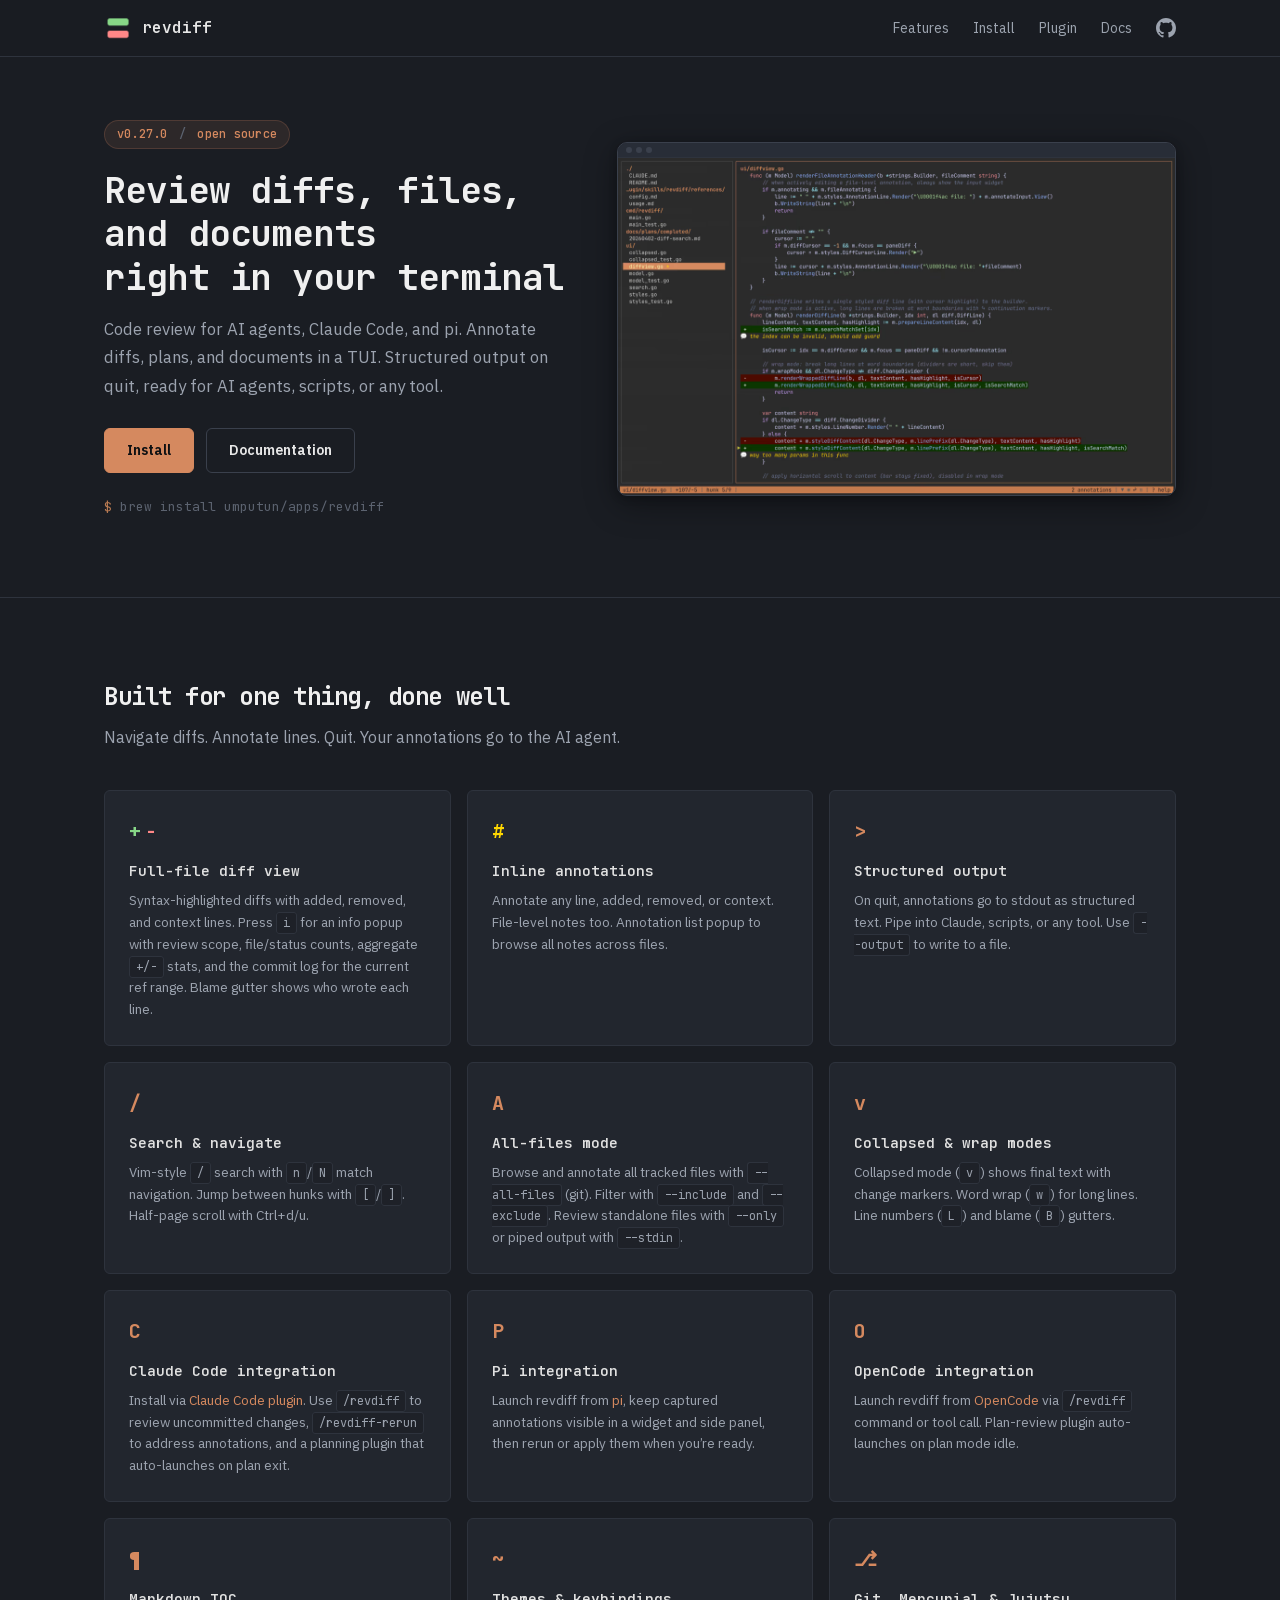
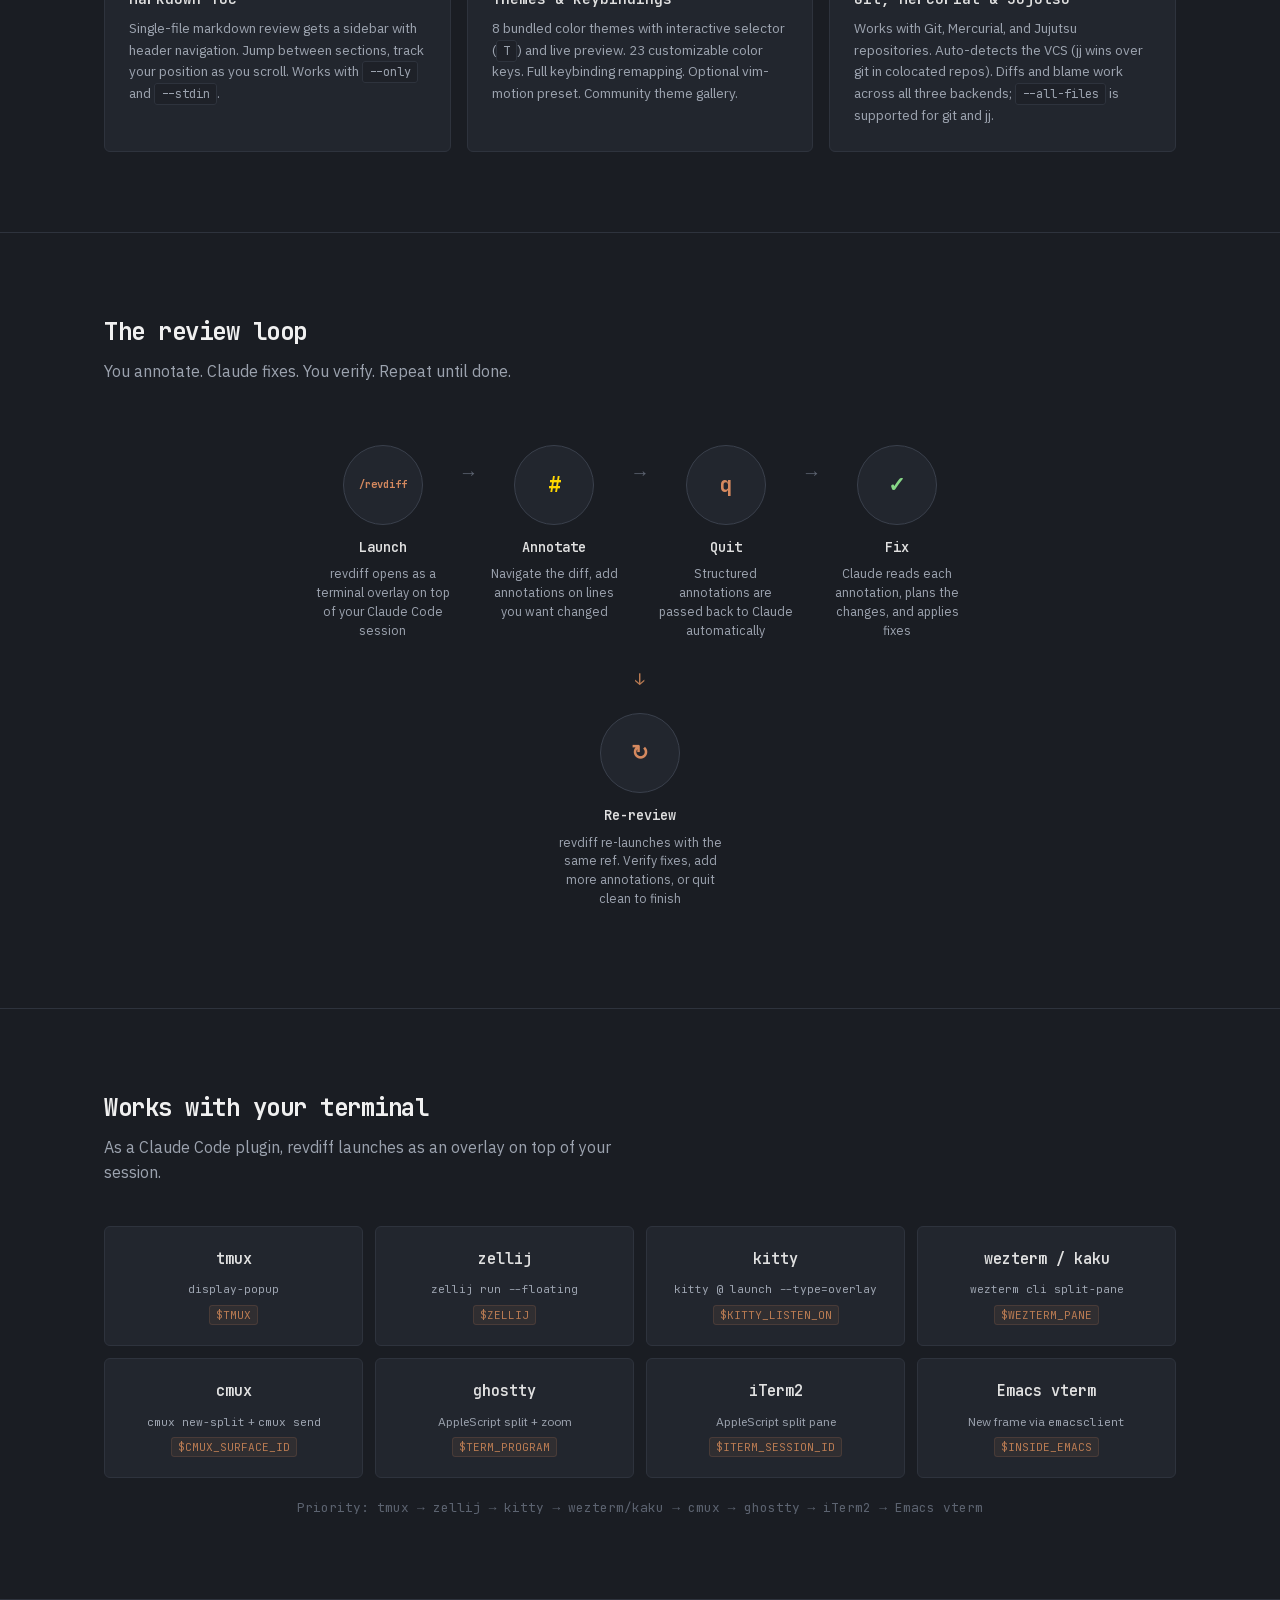
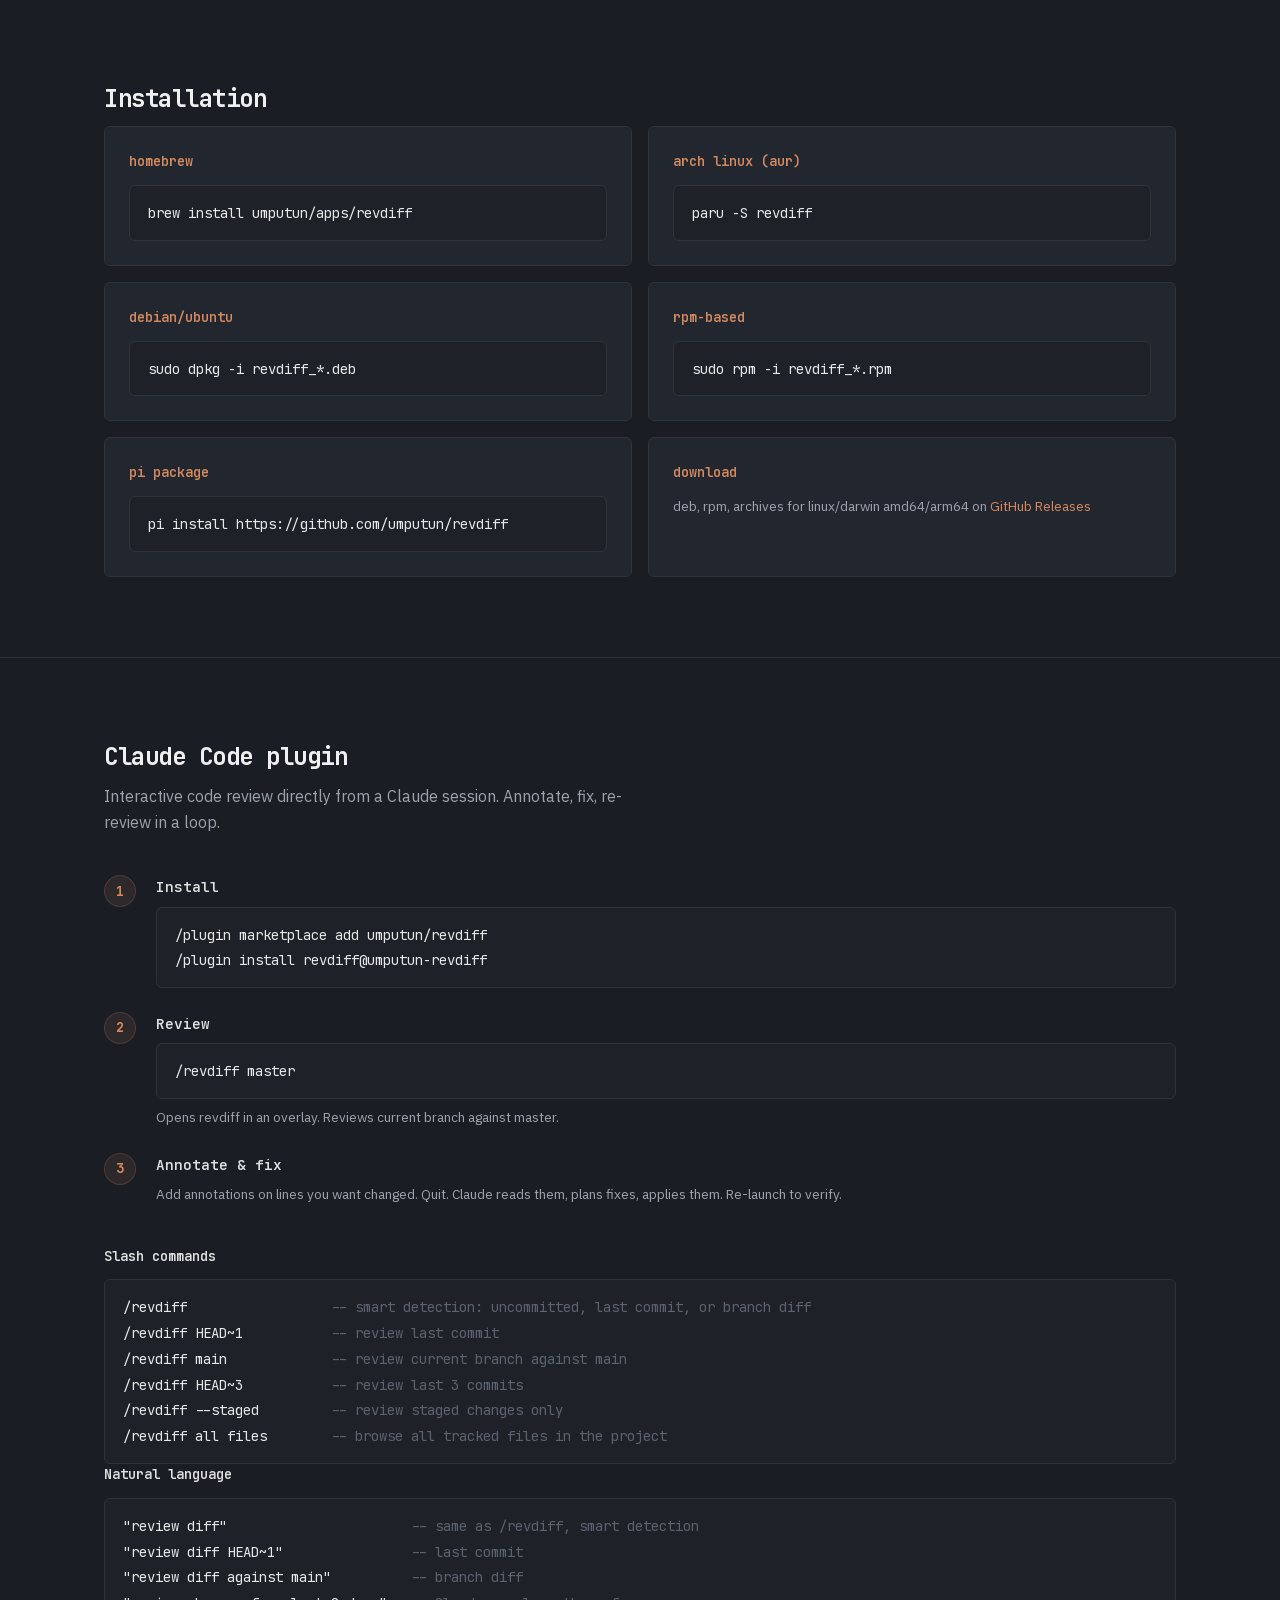
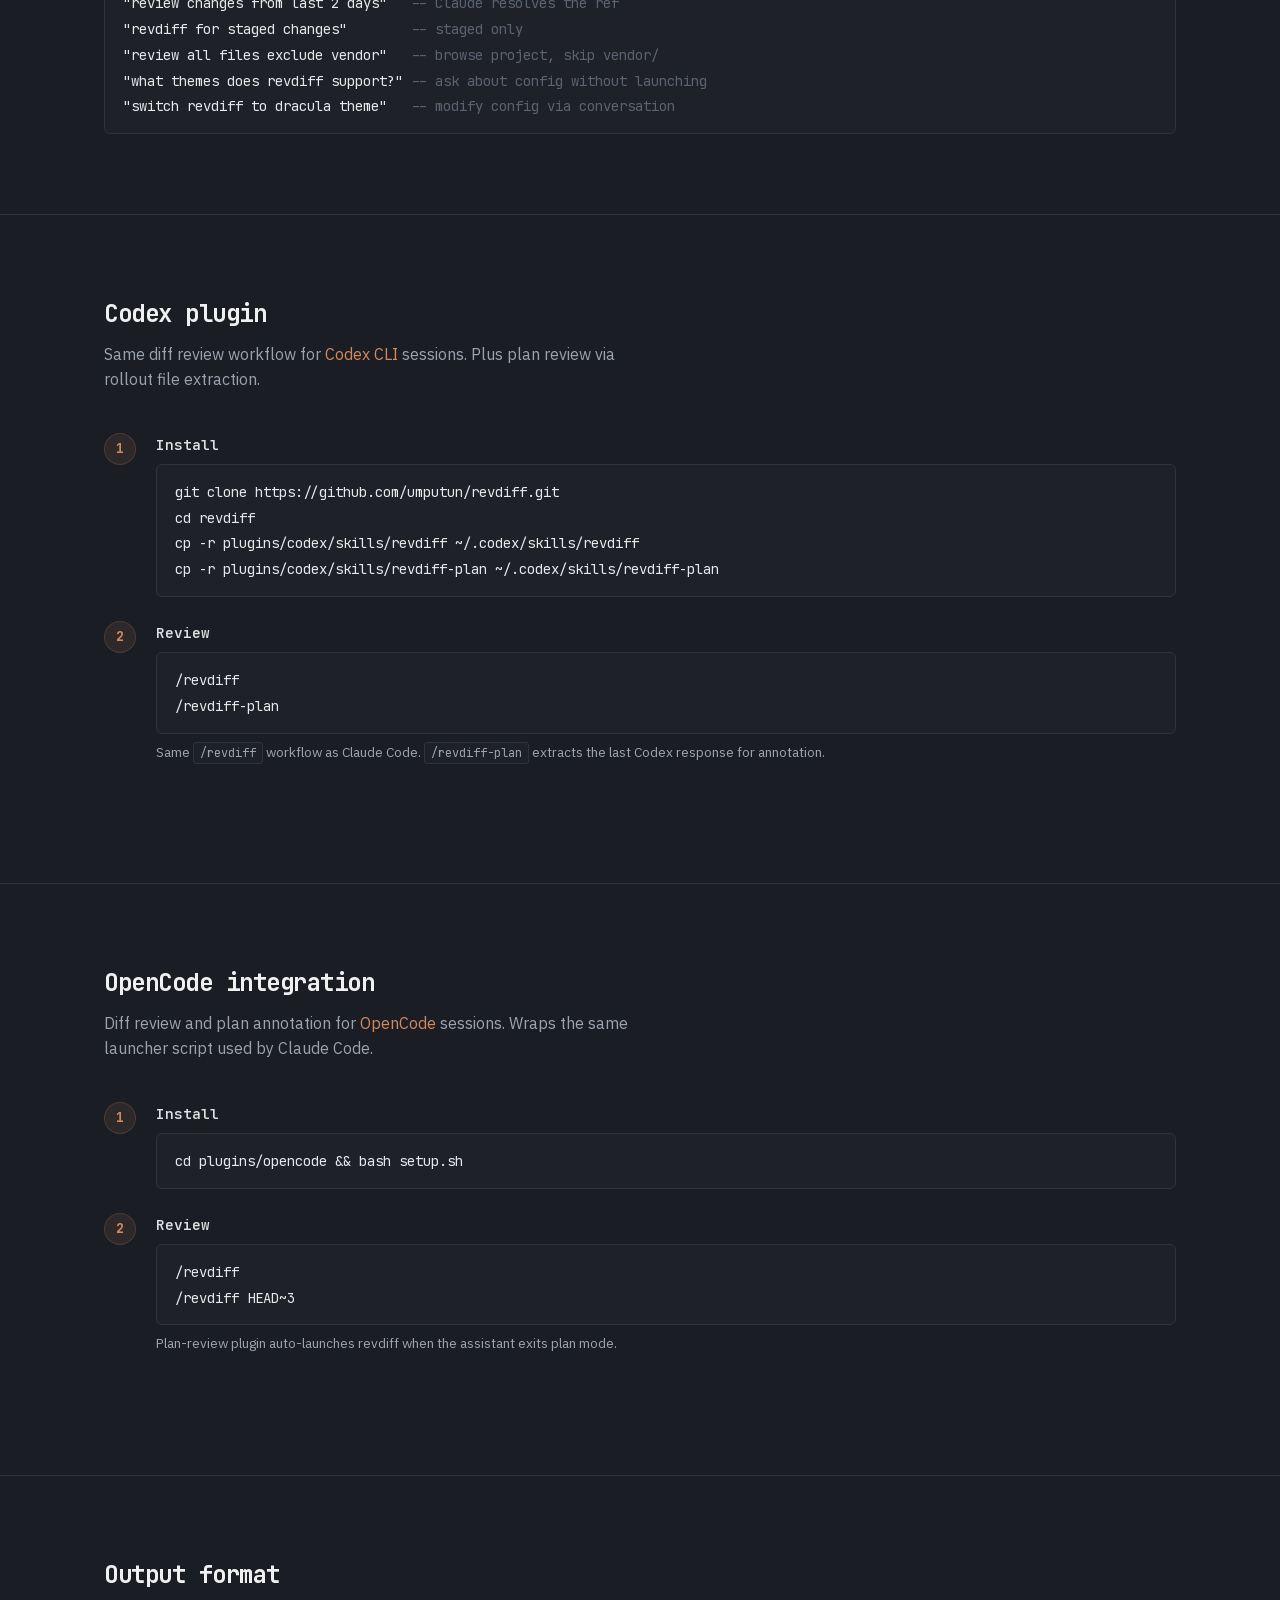
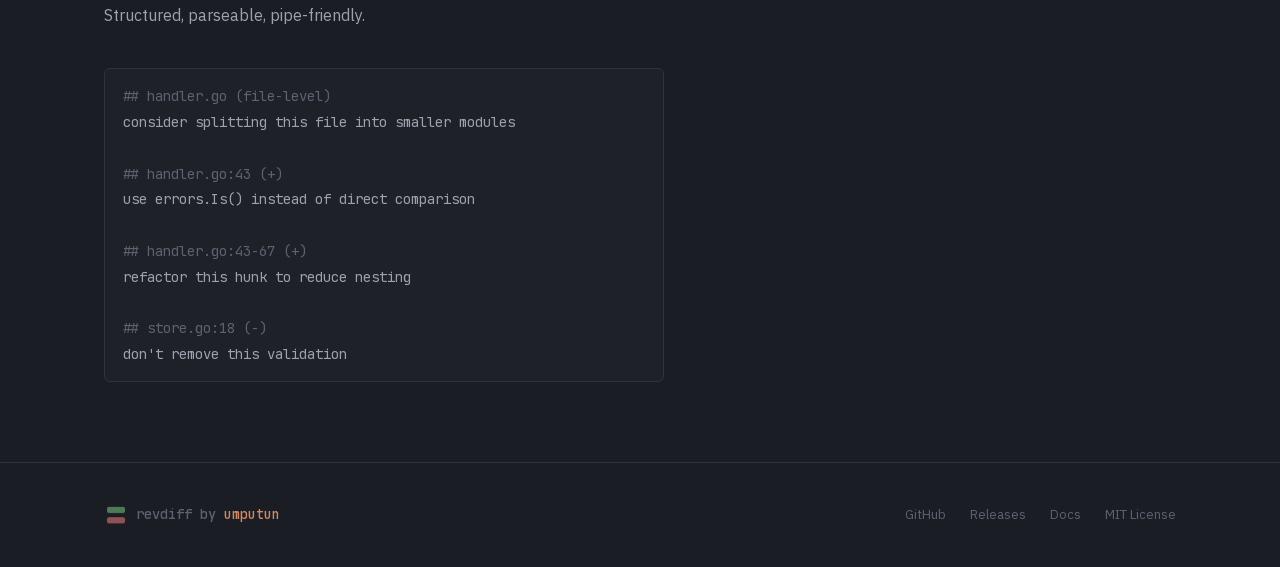
<file: site/index.html>
<!DOCTYPE html>
<html lang="en">
<head>
    <meta charset="UTF-8">
    <meta name="viewport" content="width=device-width, initial-scale=1.0">
    <title>revdiff — Diff Review TUI for Claude Code & AI Agents</title>
    <meta name="description" content="Terminal UI for reviewing diffs, plans, and documents with inline annotations. Ships as a Claude Code, Codex, and OpenCode plugin. Git, Mercurial, Jujutsu.">
    <meta name="author" content="umputun">
    <link rel="canonical" href="https://revdiff.com/">

    <meta property="og:title" content="revdiff — Diff Review TUI for Claude Code & AI Agents">
    <meta property="og:description" content="Terminal UI for reviewing diffs, plans, and documents with inline annotations. Ships as a Claude Code, Codex, and OpenCode plugin. Git, Mercurial, Jujutsu.">
    <meta property="og:type" content="website">
    <meta property="og:url" content="https://revdiff.com/">
    <meta property="og:image" content="https://revdiff.com/assets/screenshot.png">
    <meta property="og:site_name" content="revdiff">

    <meta name="twitter:card" content="summary_large_image">
    <meta name="twitter:title" content="revdiff — Diff Review TUI for Claude Code & AI Agents">
    <meta name="twitter:description" content="Terminal UI for reviewing diffs, plans, and documents with inline annotations. Ships as a Claude Code, Codex, and OpenCode plugin. Git, Mercurial, Jujutsu.">
    <meta name="twitter:image" content="https://revdiff.com/assets/screenshot.png">

    <script type="application/ld+json">
    {
        "@context": "https://schema.org",
        "@type": "SoftwareApplication",
        "name": "revdiff",
        "description": "TUI for reviewing diffs, files, and documents with inline annotations. Code review tool for AI agents - Claude Code, Codex, OpenCode, and pi.",
        "url": "https://revdiff.com",
        "applicationCategory": "DeveloperApplication",
        "operatingSystem": "macOS, Linux",
        "license": "https://github.com/umputun/revdiff/blob/master/LICENSE",
        "offers": {
            "@type": "Offer",
            "price": "0",
            "priceCurrency": "USD"
        },
        "author": {
            "@type": "Person",
            "name": "umputun",
            "url": "https://github.com/umputun"
        },
        "softwareVersion": "0.27.0",
        "downloadUrl": "https://github.com/umputun/revdiff/releases",
        "codeRepository": "https://github.com/umputun/revdiff"
    }
    </script>

    <script type="application/ld+json">
    {
        "@context": "https://schema.org",
        "@type": "FAQPage",
        "mainEntity": [
            {
                "@type": "Question",
                "name": "What is revdiff?",
                "acceptedAnswer": {
                    "@type": "Answer",
                    "text": "revdiff is a terminal UI for reviewing diffs, files, and documents with inline annotations. It is designed as the human review layer for AI coding agents like Claude Code, Codex, and OpenCode: you annotate the diff, quit, and the structured annotations are passed back to the agent to apply fixes."
                }
            },
            {
                "@type": "Question",
                "name": "How do I review diffs in the terminal with Claude Code?",
                "acceptedAnswer": {
                    "@type": "Answer",
                    "text": "Install the revdiff Claude Code plugin with /plugin marketplace add umputun/revdiff and /plugin install revdiff@umputun-revdiff, then run /revdiff to review uncommitted changes in a terminal overlay. Add inline annotations on lines you want changed, quit, and Claude reads the annotations and applies fixes."
                }
            },
            {
                "@type": "Question",
                "name": "Does revdiff support Mercurial and Jujutsu?",
                "acceptedAnswer": {
                    "@type": "Answer",
                    "text": "Yes. revdiff auto-detects Git, Mercurial (hg), and Jujutsu (jj) repositories. Diffs and blame work across all three backends. In colocated jj/git repos, jj wins by default. The --all-files mode is supported for git and jj."
                }
            },
            {
                "@type": "Question",
                "name": "Which terminals does revdiff work with?",
                "acceptedAnswer": {
                    "@type": "Answer",
                    "text": "As a Claude Code plugin, revdiff opens as an overlay using the host terminal multiplexer or terminal: tmux, zellij, kitty, wezterm, kaku, cmux, ghostty, iTerm2, and Emacs vterm. The launcher detects the environment automatically."
                }
            },
            {
                "@type": "Question",
                "name": "Is revdiff free and open source?",
                "acceptedAnswer": {
                    "@type": "Answer",
                    "text": "Yes. revdiff is free and open source under the MIT License. Source is available on GitHub at github.com/umputun/revdiff. Install via Homebrew, the AUR, deb/rpm packages, or download binaries from GitHub Releases."
                }
            },
            {
                "@type": "Question",
                "name": "What output format does revdiff produce?",
                "acceptedAnswer": {
                    "@type": "Answer",
                    "text": "On quit, revdiff writes structured annotations to stdout in plain markdown-style blocks: ## file:line (type) headers followed by your note. The format is designed to be piped into AI agents, scripts, or any tool. Use --output to write to a file instead."
                }
            }
        ]
    }
    </script>

    <link rel="icon" type="image/x-icon" href="assets/favicon.ico">
    <link rel="icon" type="image/png" sizes="32x32" href="assets/favicon-32x32.png">
    <link rel="icon" type="image/png" sizes="16x16" href="assets/favicon-16x16.png">
    <link rel="icon" type="image/png" sizes="96x96" href="assets/favicon-96x96.png">
    <link rel="preload" href="assets/fonts/ibm-plex-sans-latin.woff2" as="font" type="font/woff2" crossorigin>
    <link rel="preload" href="assets/fonts/jetbrains-mono-latin.woff2" as="font" type="font/woff2" crossorigin>
    <link rel="stylesheet" href="style.css">
</head>
<body>

<nav class="nav">
    <div class="nav-inner">
        <a href="/" class="nav-logo">
            <img src="assets/icon.png" alt="" width="28" height="28">
            <span>revdiff</span>
        </a>
        <div class="nav-links">
            <a href="#features">Features</a>
            <a href="#install">Install</a>
            <a href="#plugin">Plugin</a>
            <a href="docs.html">Docs</a>
            <a href="https://github.com/umputun/revdiff" class="nav-gh" aria-label="GitHub">
                <svg width="20" height="20" viewBox="0 0 24 24" fill="currentColor"><path d="M12 0C5.37 0 0 5.37 0 12c0 5.31 3.435 9.795 8.205 11.385.6.105.825-.255.825-.57 0-.285-.015-1.23-.015-2.235-3.015.555-3.795-.735-4.035-1.41-.135-.345-.72-1.41-1.23-1.695-.42-.225-1.02-.78-.015-.795.945-.015 1.62.87 1.845 1.23 1.08 1.815 2.805 1.305 3.495.99.105-.78.42-1.305.765-1.605-2.67-.3-5.46-1.335-5.46-5.925 0-1.305.465-2.385 1.23-3.225-.12-.3-.54-1.53.12-3.18 0 0 1.005-.315 3.3 1.23.96-.27 1.98-.405 3-.405s2.04.135 3 .405c2.295-1.56 3.3-1.23 3.3-1.23.66 1.65.24 2.88.12 3.18.765.84 1.23 1.905 1.23 3.225 0 4.605-2.805 5.625-5.475 5.925.435.375.81 1.095.81 2.22 0 1.605-.015 2.895-.015 3.3 0 .315.225.69.825.57A12.02 12.02 0 0024 12c0-6.63-5.37-12-12-12z"/></svg>
            </a>
        </div>
    </div>
</nav>

<main>
<header class="hero">
    <div class="hero-content">
        <div class="hero-badge">v0.27.0 <span class="hero-badge-sep">/</span> open source</div>
        <h1>Review diffs, files, and documents<br>right in your terminal</h1>
        <p class="hero-sub">Code review for AI agents, Claude Code, and pi. Annotate diffs, plans, and documents in a TUI. Structured output on quit, ready for AI agents, scripts, or any tool.</p>
        <div class="hero-actions">
            <a href="#install" class="btn btn-primary">Install</a>
            <a href="docs.html" class="btn btn-secondary">Documentation</a>
        </div>
        <div class="hero-install">
            <code>brew install umputun/apps/revdiff</code>
        </div>
    </div>
    <div class="hero-screenshot">
        <div class="terminal-frame">
            <div class="terminal-dots">
                <span></span><span></span><span></span>
            </div>
            <div class="gallery-slides">
                <picture>
                    <source srcset="assets/screenshot.avif" type="image/avif">
                    <source srcset="assets/screenshot.webp" type="image/webp">
                    <img src="assets/screenshot.png" alt="revdiff TUI — diff view with syntax highlighting" width="1200" height="727" fetchpriority="high">
                </picture>
                <picture>
                    <source srcset="assets/screenshot-2.avif" type="image/avif">
                    <source srcset="assets/screenshot-2.webp" type="image/webp">
                    <img src="assets/screenshot-2.png" alt="revdiff TUI — help overlay with keybindings" width="1200" height="727" loading="lazy">
                </picture>
                <picture>
                    <source srcset="assets/screenshot-3.avif" type="image/avif">
                    <source srcset="assets/screenshot-3.webp" type="image/webp">
                    <img src="assets/screenshot-3.png" alt="revdiff TUI — theme selector" width="1200" height="727" loading="lazy">
                </picture>
                <picture>
                    <source srcset="assets/screenshot-4.avif" type="image/avif">
                    <source srcset="assets/screenshot-4.webp" type="image/webp">
                    <img src="assets/screenshot-4.png" alt="revdiff TUI — code view with annotations" width="1200" height="727" loading="lazy">
                </picture>
                <picture>
                    <source srcset="assets/screenshot-5.avif" type="image/avif">
                    <source srcset="assets/screenshot-5.webp" type="image/webp">
                    <img src="assets/screenshot-5.png" alt="revdiff TUI — theme picker with live preview" width="1200" height="727" loading="lazy">
                </picture>
                <picture>
                    <source srcset="assets/screenshot-6.avif" type="image/avif">
                    <source srcset="assets/screenshot-6.webp" type="image/webp">
                    <img src="assets/screenshot-6.png" alt="revdiff TUI — document browsing with markdown TOC" width="1200" height="727" loading="lazy">
                </picture>
                <picture>
                    <source srcset="assets/screenshot-7.avif" type="image/avif">
                    <source srcset="assets/screenshot-7.webp" type="image/webp">
                    <img src="assets/screenshot-7.png" alt="revdiff TUI — code review with annotations" width="1200" height="727" loading="lazy">
                </picture>
            </div>
        </div>
    </div>
</header>

<section id="features" class="features">
    <div class="section-inner">
        <h2>Built for one thing, done well</h2>
        <p class="section-sub">Navigate diffs. Annotate lines. Quit. Your annotations go to the AI agent.</p>
        <div class="features-grid">
            <div class="feature-card">
                <div class="feature-icon"><span class="glyph add">+</span><span class="glyph remove">-</span></div>
                <h3>Full-file diff view</h3>
                <p>Syntax-highlighted diffs with added, removed, and context lines. Press <code>i</code> for an info popup with review scope, file/status counts, aggregate <code>+/-</code> stats, and the commit log for the current ref range. Blame gutter shows who wrote each line.</p>
            </div>
            <div class="feature-card">
                <div class="feature-icon"><span class="glyph annotation">#</span></div>
                <h3>Inline annotations</h3>
                <p>Annotate any line, added, removed, or context. File-level notes too. Annotation list popup to browse all notes across files.</p>
            </div>
            <div class="feature-card">
                <div class="feature-icon"><span class="glyph accent">&gt;</span></div>
                <h3>Structured output</h3>
                <p>On quit, annotations go to stdout as structured text. Pipe into Claude, scripts, or any tool. Use <code>--output</code> to write to a file.</p>
            </div>
            <div class="feature-card">
                <div class="feature-icon"><span class="glyph accent">/</span></div>
                <h3>Search &amp; navigate</h3>
                <p>Vim-style <code>/</code> search with <code>n</code>/<code>N</code> match navigation. Jump between hunks with <code>[</code>/<code>]</code>. Half-page scroll with Ctrl+d/u.</p>
            </div>
            <div class="feature-card">
                <div class="feature-icon"><span class="glyph accent">A</span></div>
                <h3>All-files mode</h3>
                <p>Browse and annotate all tracked files with <code>--all-files</code> (git). Filter with <code>--include</code> and <code>--exclude</code>. Review standalone files with <code>--only</code> or piped output with <code>--stdin</code>.</p>
            </div>
            <div class="feature-card">
                <div class="feature-icon"><span class="glyph accent">v</span></div>
                <h3>Collapsed &amp; wrap modes</h3>
                <p>Collapsed mode (<code>v</code>) shows final text with change markers. Word wrap (<code>w</code>) for long lines. Line numbers (<code>L</code>) and blame (<code>B</code>) gutters.</p>
            </div>
            <div class="feature-card">
                <div class="feature-icon"><span class="glyph accent" aria-label="Claude Code integration">C</span></div>
                <h3>Claude Code integration</h3>
                <p>Install via <a href="https://github.com/umputun/revdiff?tab=readme-ov-file#claude-code-plugin">Claude Code plugin</a>. Use <code>/revdiff</code> to review uncommitted changes, <code>/revdiff-rerun</code> to address annotations, and a planning plugin that auto-launches on plan exit.</p>
            </div>
            <div class="feature-card">
                <div class="feature-icon"><span class="glyph accent" aria-label="Pi integration">P</span></div>
                <h3>Pi integration</h3>
                <p>Launch revdiff from <a href="https://github.com/badlogic/pi-mono">pi</a>, keep captured annotations visible in a widget and side panel, then rerun or apply them when you’re ready.</p>
            </div>
            <div class="feature-card">
                <div class="feature-icon"><span class="glyph accent" aria-label="OpenCode integration">O</span></div>
                <h3>OpenCode integration</h3>
                <p>Launch revdiff from <a href="https://github.com/opencode-ai/opencode">OpenCode</a> via <code>/revdiff</code> command or tool call. Plan-review plugin auto-launches on plan mode idle.</p>
            </div>
            <div class="feature-card">
                <div class="feature-icon"><span class="glyph accent">&para;</span></div>
                <h3>Markdown TOC</h3>
                <p>Single-file markdown review gets a sidebar with header navigation. Jump between sections, track your position as you scroll. Works with <code>--only</code> and <code>--stdin</code>.</p>
            </div>
            <div class="feature-card">
                <div class="feature-icon"><span class="glyph accent">~</span></div>
                <h3>Themes &amp; keybindings</h3>
                <p>8 bundled color themes with interactive selector (<code>T</code>) and live preview. 23 customizable color keys. Full keybinding remapping. Optional vim-motion preset. Community theme gallery.</p>
            </div>
            <div class="feature-card">
                <div class="feature-icon"><span class="glyph accent">&#x2387;</span></div>
                <h3>Git, Mercurial &amp; Jujutsu</h3>
                <p>Works with Git, Mercurial, and Jujutsu repositories. Auto-detects the VCS (jj wins over git in colocated repos). Diffs and blame work across all three backends; <code>--all-files</code> is supported for git and jj.</p>
            </div>
        </div>
    </div>
</section>

<section class="review-loop">
    <div class="section-inner">
        <h2>The review loop</h2>
        <p class="section-sub">You annotate. Claude fixes. You verify. Repeat until done.</p>
        <div class="loop-flow">
            <div class="loop-step">
                <div class="loop-icon"><code>/revdiff</code></div>
                <div class="loop-label">Launch</div>
                <div class="loop-desc">revdiff opens as a terminal overlay on top of your Claude Code session</div>
            </div>
            <div class="loop-arrow">&rarr;</div>
            <div class="loop-step">
                <div class="loop-icon"><span class="glyph annotation">#</span></div>
                <div class="loop-label">Annotate</div>
                <div class="loop-desc">Navigate the diff, add annotations on lines you want changed</div>
            </div>
            <div class="loop-arrow">&rarr;</div>
            <div class="loop-step">
                <div class="loop-icon"><span class="glyph accent">q</span></div>
                <div class="loop-label">Quit</div>
                <div class="loop-desc">Structured annotations are passed back to Claude automatically</div>
            </div>
            <div class="loop-arrow">&rarr;</div>
            <div class="loop-step">
                <div class="loop-icon"><span class="glyph add">&check;</span></div>
                <div class="loop-label">Fix</div>
                <div class="loop-desc">Claude reads each annotation, plans the changes, and applies fixes</div>
            </div>
            <div class="loop-arrow loop-arrow-back">&darr;</div>
            <div class="loop-step loop-step-verify">
                <div class="loop-icon"><span class="glyph accent">&circlearrowright;</span></div>
                <div class="loop-label">Re-review</div>
                <div class="loop-desc">revdiff re-launches with the same ref. Verify fixes, add more annotations, or quit clean to finish</div>
            </div>
        </div>
    </div>
</section>

<section class="terminals">
    <div class="section-inner">
        <h2>Works with your terminal</h2>
        <p class="section-sub">As a Claude Code plugin, revdiff launches as an overlay on top of your session.</p>
        <div class="terminal-grid">
            <div class="terminal-card">
                <div class="terminal-name">tmux</div>
                <div class="terminal-method"><code>display-popup</code></div>
                <div class="terminal-detect"><code>$TMUX</code></div>
            </div>
            <div class="terminal-card">
                <div class="terminal-name">zellij</div>
                <div class="terminal-method"><code>zellij run --floating</code></div>
                <div class="terminal-detect"><code>$ZELLIJ</code></div>
            </div>
            <div class="terminal-card">
                <div class="terminal-name">kitty</div>
                <div class="terminal-method"><code>kitty @ launch --type=overlay</code></div>
                <div class="terminal-detect"><code>$KITTY_LISTEN_ON</code></div>
            </div>
            <div class="terminal-card">
                <div class="terminal-name">wezterm / kaku</div>
                <div class="terminal-method"><code>wezterm cli split-pane</code></div>
                <div class="terminal-detect"><code>$WEZTERM_PANE</code></div>
            </div>
            <div class="terminal-card">
                <div class="terminal-name">cmux</div>
                <div class="terminal-method"><code>cmux new-split</code> + <code>cmux send</code></div>
                <div class="terminal-detect"><code>$CMUX_SURFACE_ID</code></div>
            </div>
            <div class="terminal-card">
                <div class="terminal-name">ghostty</div>
                <div class="terminal-method">AppleScript split + zoom</div>
                <div class="terminal-detect"><code>$TERM_PROGRAM</code></div>
            </div>
            <div class="terminal-card">
                <div class="terminal-name">iTerm2</div>
                <div class="terminal-method">AppleScript split pane</div>
                <div class="terminal-detect"><code>$ITERM_SESSION_ID</code></div>
            </div>
            <div class="terminal-card">
                <div class="terminal-name">Emacs vterm</div>
                <div class="terminal-method">New frame via <code>emacsclient</code></div>
                <div class="terminal-detect"><code>$INSIDE_EMACS</code></div>
            </div>
        </div>
        <p class="terminal-priority">Priority: tmux &rarr; zellij &rarr; kitty &rarr; wezterm/kaku &rarr; cmux &rarr; ghostty &rarr; iTerm2 &rarr; Emacs vterm</p>
    </div>
</section>

<section id="install" class="install">
    <div class="section-inner">
        <h2>Installation</h2>
        <div class="install-grid-2">
            <div class="install-card">
                <h3>Homebrew</h3>
                <div class="code-block"><code>brew install umputun/apps/revdiff</code></div>
            </div>
            <div class="install-card">
                <h3>Arch Linux (AUR)</h3>
                <div class="code-block"><code>paru -S revdiff</code></div>
            </div>
            <div class="install-card">
                <h3>Debian/Ubuntu</h3>
                <div class="code-block"><code>sudo dpkg -i revdiff_*.deb</code></div>
            </div>
            <div class="install-card">
                <h3>RPM-based</h3>
                <div class="code-block"><code>sudo rpm -i revdiff_*.rpm</code></div>
            </div>
            <div class="install-card">
                <h3>Pi package</h3>
                <div class="code-block"><code>pi install https://github.com/umputun/revdiff</code></div>
            </div>
            <div class="install-card">
                <h3>Download</h3>
                <p>deb, rpm, archives for linux/darwin amd64/arm64 on <a href="https://github.com/umputun/revdiff/releases">GitHub Releases</a></p>
            </div>
        </div>
    </div>
</section>

<section id="plugin" class="plugin">
    <div class="section-inner">
        <h2>Claude Code plugin</h2>
        <p class="section-sub">Interactive code review directly from a Claude session. Annotate, fix, re-review in a loop.</p>
        <div class="plugin-flow">
            <div class="flow-step">
                <div class="flow-num">1</div>
                <div class="flow-text">
                    <h3>Install</h3>
                    <div class="code-block"><code>/plugin marketplace add umputun/revdiff<br>/plugin install revdiff@umputun-revdiff</code></div>
                </div>
            </div>
            <div class="flow-step">
                <div class="flow-num">2</div>
                <div class="flow-text">
                    <h3>Review</h3>
                    <div class="code-block"><code>/revdiff master</code></div>
                    <p>Opens revdiff in an overlay. Reviews current branch against master.</p>
                </div>
            </div>
            <div class="flow-step">
                <div class="flow-num">3</div>
                <div class="flow-text">
                    <h3>Annotate &amp; fix</h3>
                    <p>Add annotations on lines you want changed. Quit. Claude reads them, plans fixes, applies them. Re-launch to verify.</p>
                </div>
            </div>
        </div>
        <div class="plugin-examples">
            <h3>Slash commands</h3>
            <div class="code-block"><code>/revdiff                  <span class="code-comment">-- smart detection: uncommitted, last commit, or branch diff</span>
/revdiff HEAD~1           <span class="code-comment">-- review last commit</span>
/revdiff main             <span class="code-comment">-- review current branch against main</span>
/revdiff HEAD~3           <span class="code-comment">-- review last 3 commits</span>
/revdiff --staged         <span class="code-comment">-- review staged changes only</span>
/revdiff all files        <span class="code-comment">-- browse all tracked files in the project</span></code></div>
        </div>
        <div class="plugin-examples">
            <h3>Natural language</h3>
            <div class="code-block"><code>"review diff"                       <span class="code-comment">-- same as /revdiff, smart detection</span>
"review diff HEAD~1"                <span class="code-comment">-- last commit</span>
"review diff against main"          <span class="code-comment">-- branch diff</span>
"review changes from last 2 days"   <span class="code-comment">-- Claude resolves the ref</span>
"revdiff for staged changes"        <span class="code-comment">-- staged only</span>
"review all files exclude vendor"   <span class="code-comment">-- browse project, skip vendor/</span>
"what themes does revdiff support?" <span class="code-comment">-- ask about config without launching</span>
"switch revdiff to dracula theme"   <span class="code-comment">-- modify config via conversation</span></code></div>
        </div>
    </div>
</section>

<section class="plugin">
    <div class="section-inner">
        <h2>Codex plugin</h2>
        <p class="section-sub">Same diff review workflow for <a href="https://github.com/openai/codex">Codex CLI</a> sessions. Plus plan review via rollout file extraction.</p>
        <div class="plugin-flow">
            <div class="flow-step">
                <div class="flow-num">1</div>
                <div class="flow-text">
                    <h3>Install</h3>
                    <div class="code-block"><code>git clone https://github.com/umputun/revdiff.git<br>cd revdiff<br>cp -r plugins/codex/skills/revdiff ~/.codex/skills/revdiff<br>cp -r plugins/codex/skills/revdiff-plan ~/.codex/skills/revdiff-plan</code></div>
                </div>
            </div>
            <div class="flow-step">
                <div class="flow-num">2</div>
                <div class="flow-text">
                    <h3>Review</h3>
                    <div class="code-block"><code>/revdiff<br>/revdiff-plan</code></div>
                    <p>Same <code>/revdiff</code> workflow as Claude Code. <code>/revdiff-plan</code> extracts the last Codex response for annotation.</p>
                </div>
            </div>
        </div>
    </div>
</section>

<section class="plugin">
    <div class="section-inner">
        <h2>OpenCode integration</h2>
        <p class="section-sub">Diff review and plan annotation for <a href="https://github.com/opencode-ai/opencode">OpenCode</a> sessions. Wraps the same launcher script used by Claude Code.</p>
        <div class="plugin-flow">
            <div class="flow-step">
                <div class="flow-num">1</div>
                <div class="flow-text">
                    <h3>Install</h3>
                    <div class="code-block"><code>cd plugins/opencode && bash setup.sh</code></div>
                </div>
            </div>
            <div class="flow-step">
                <div class="flow-num">2</div>
                <div class="flow-text">
                    <h3>Review</h3>
                    <div class="code-block"><code>/revdiff<br>/revdiff HEAD~3</code></div>
                    <p>Plan-review plugin auto-launches revdiff when the assistant exits plan mode.</p>
                </div>
            </div>
        </div>
    </div>
</section>

<section class="output-section">
    <div class="section-inner">
        <h2>Output format</h2>
        <p class="section-sub">Structured, parseable, pipe-friendly.</p>
        <div class="code-block output-example"><code><span class="code-comment">## handler.go (file-level)</span>
consider splitting this file into smaller modules

<span class="code-comment">## handler.go:43 (+)</span>
use errors.Is() instead of direct comparison

<span class="code-comment">## handler.go:43-67 (+)</span>
refactor this hunk to reduce nesting

<span class="code-comment">## store.go:18 (-)</span>
don't remove this validation</code></div>
    </div>
</section>
</main>

<footer class="footer">
    <div class="section-inner footer-inner">
        <div class="footer-left">
            <img src="assets/icon.png" alt="" width="24" height="24">
            <span>revdiff by <a href="https://umputun.dev">umputun</a></span>
        </div>
        <div class="footer-links">
            <a href="https://github.com/umputun/revdiff">GitHub</a>
            <a href="https://github.com/umputun/revdiff/releases">Releases</a>
            <a href="docs.html">Docs</a>
            <a href="https://github.com/umputun/revdiff/blob/master/LICENSE">MIT License</a>
        </div>
    </div>
</footer>

</body>
</html>
</file>
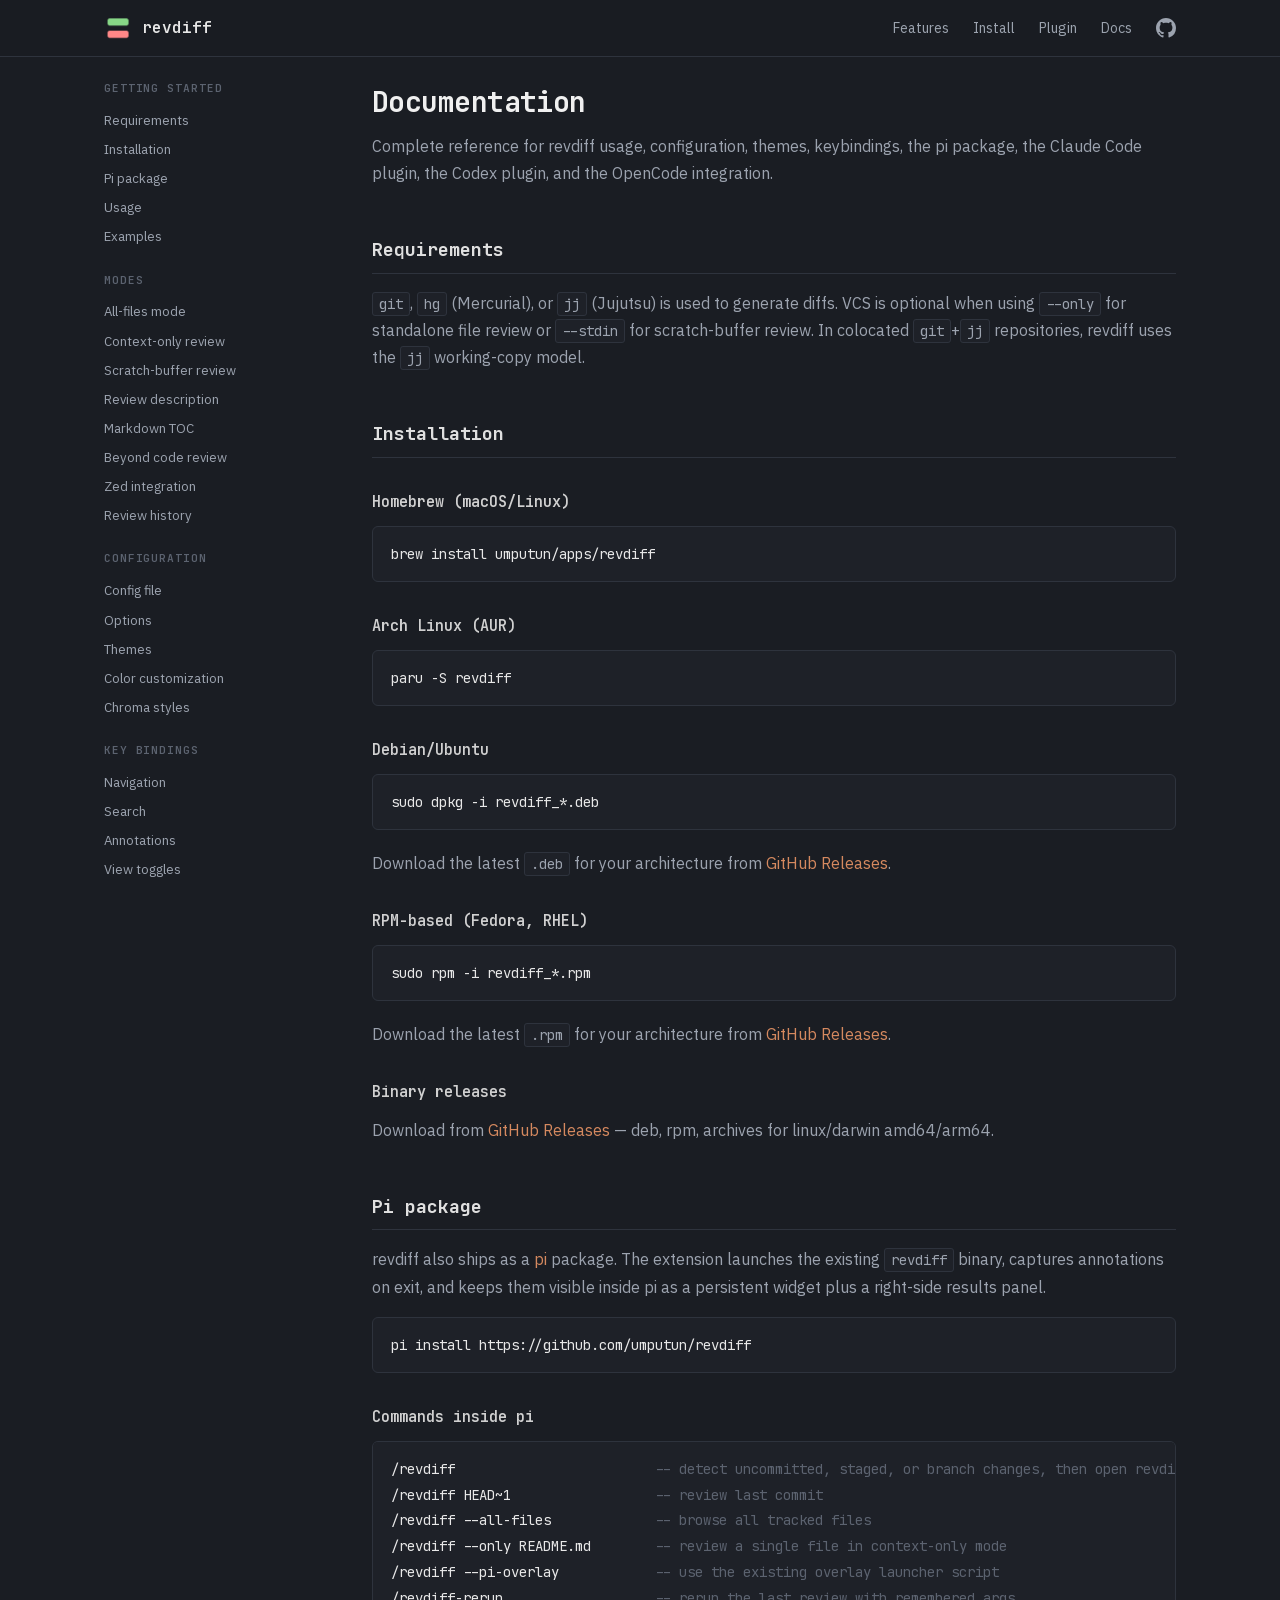
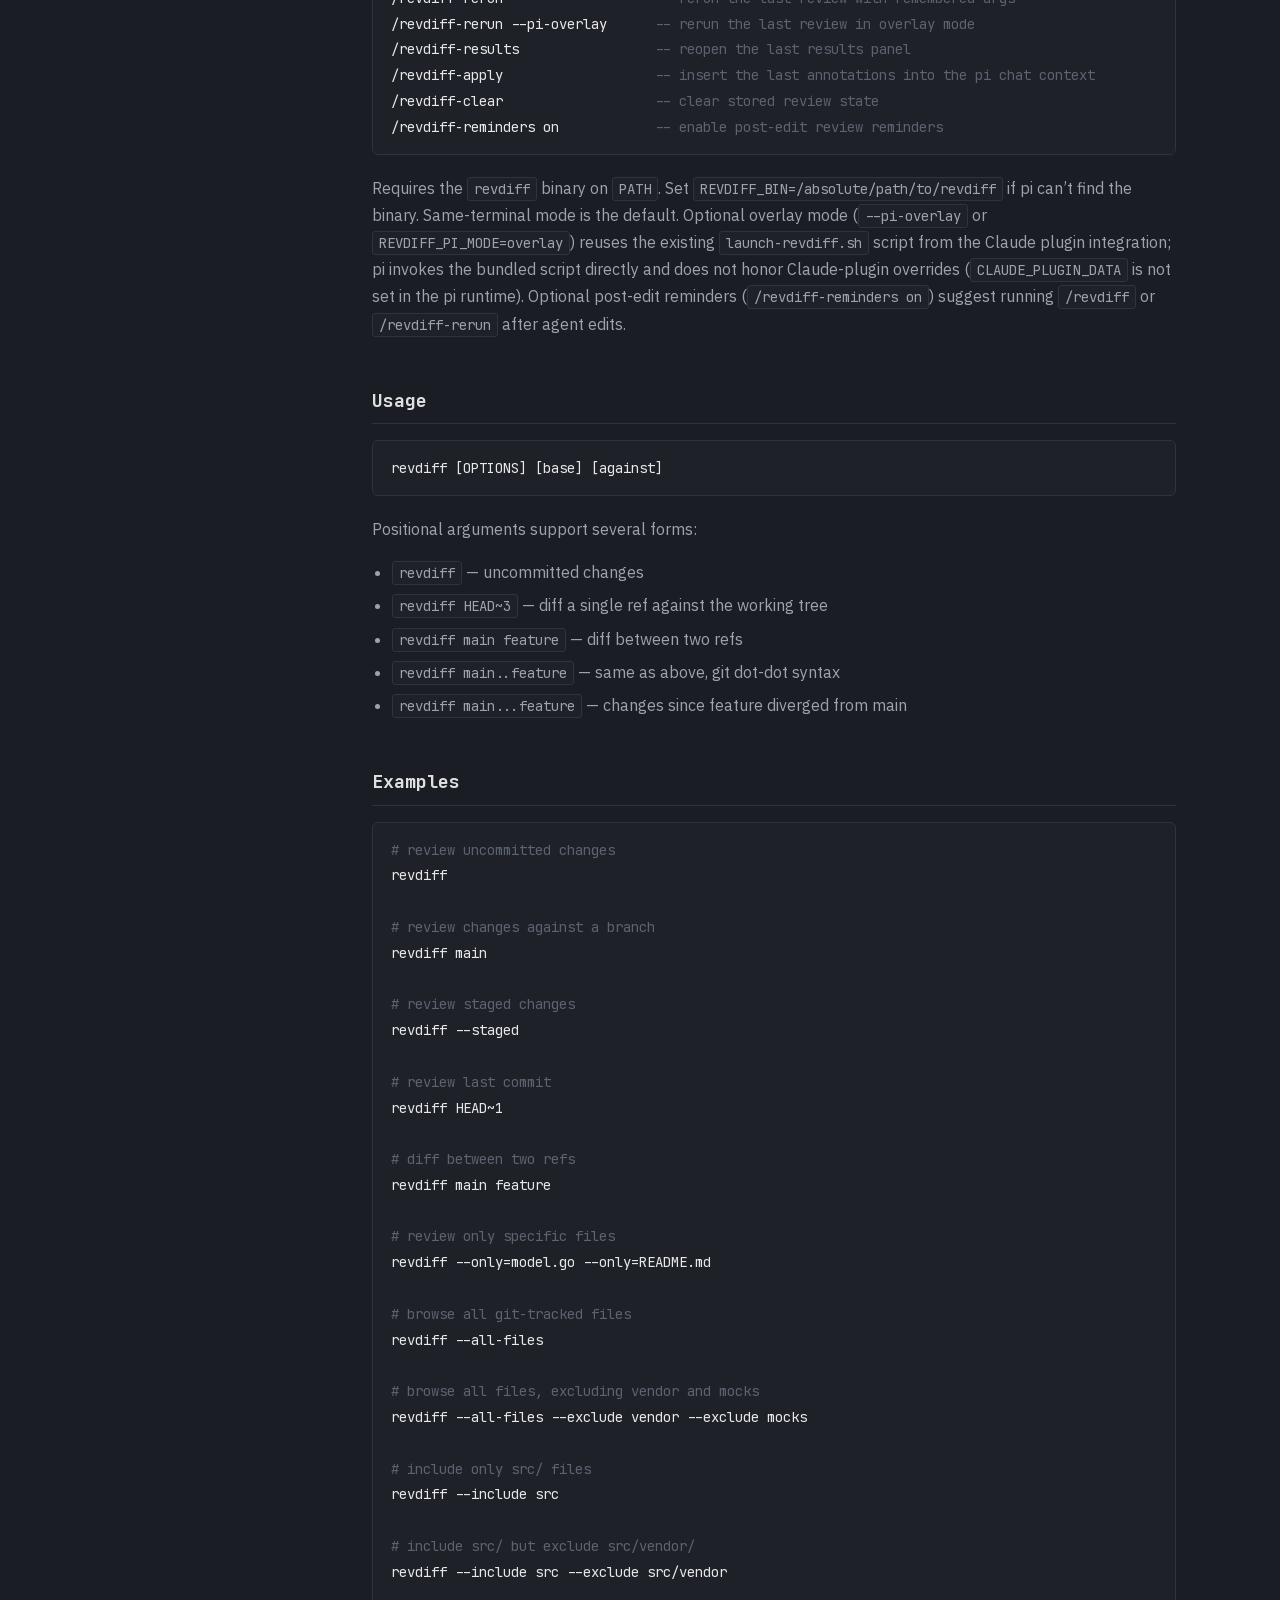
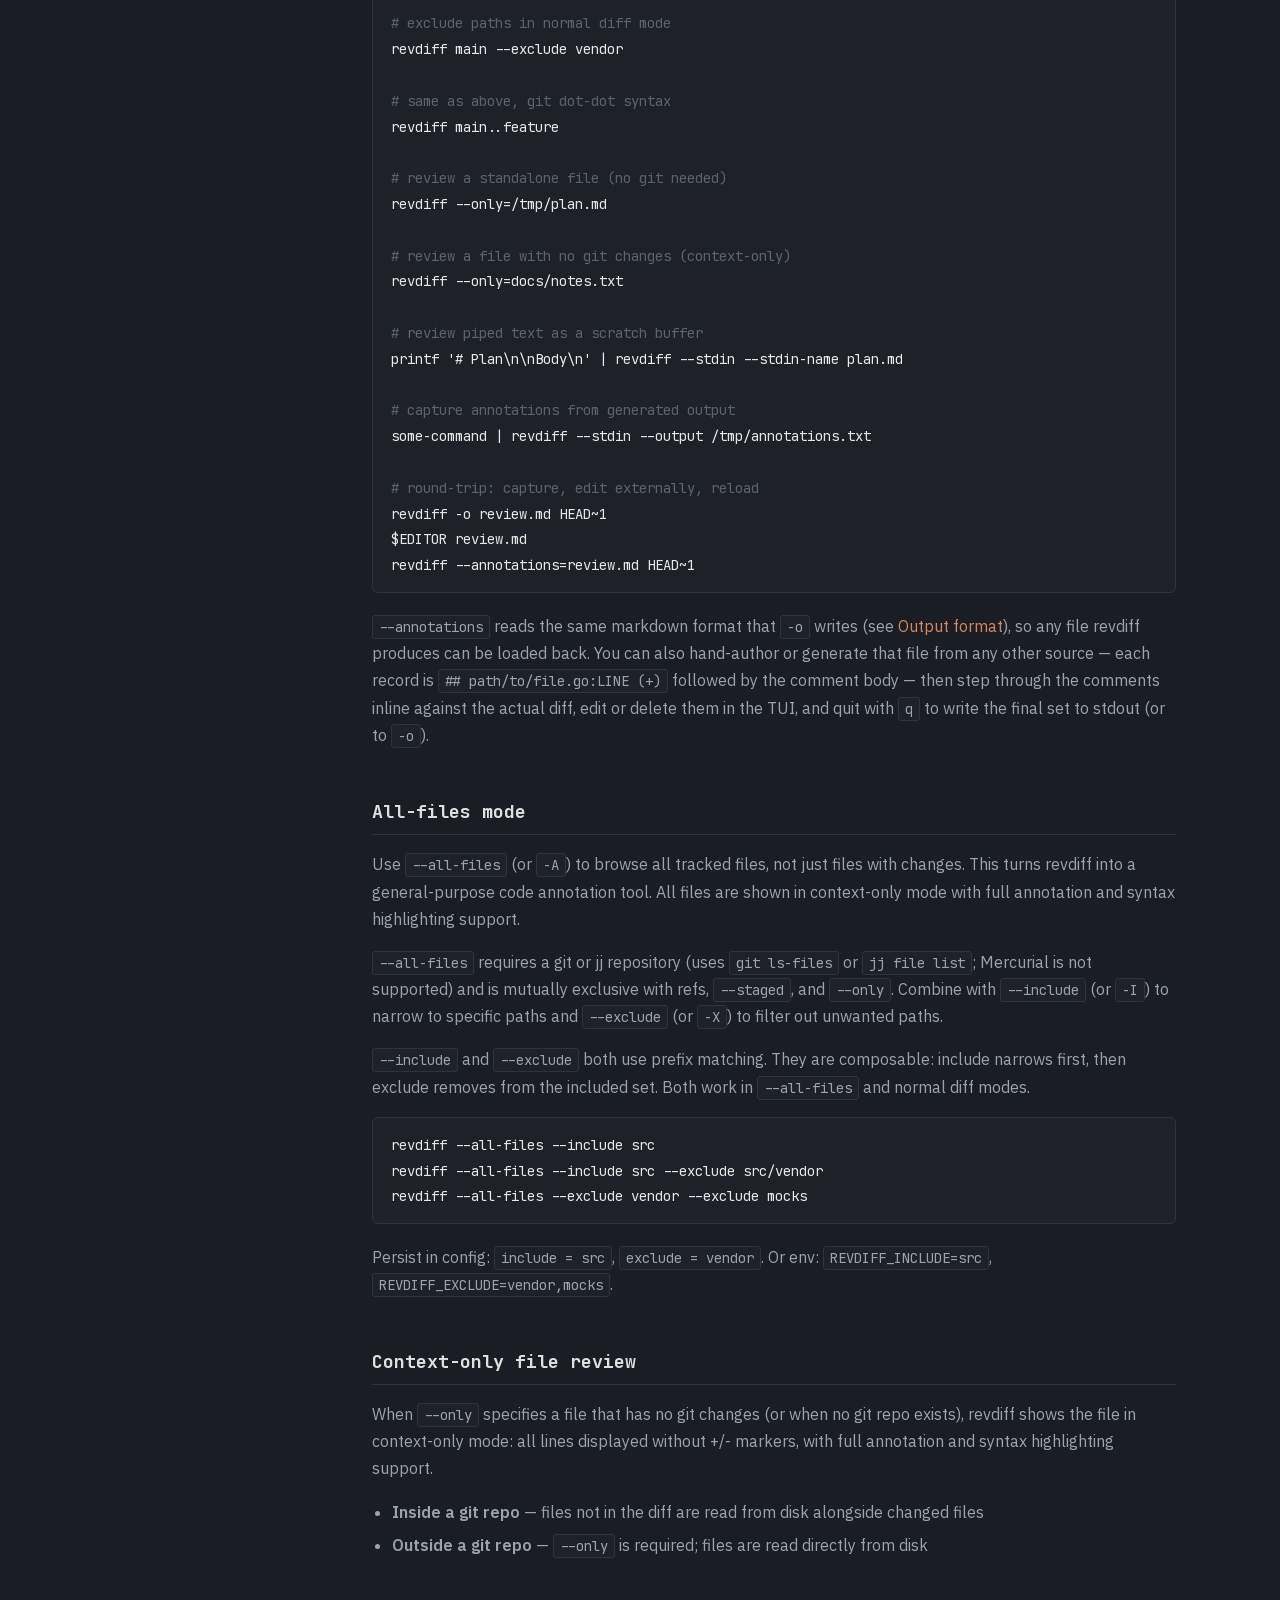
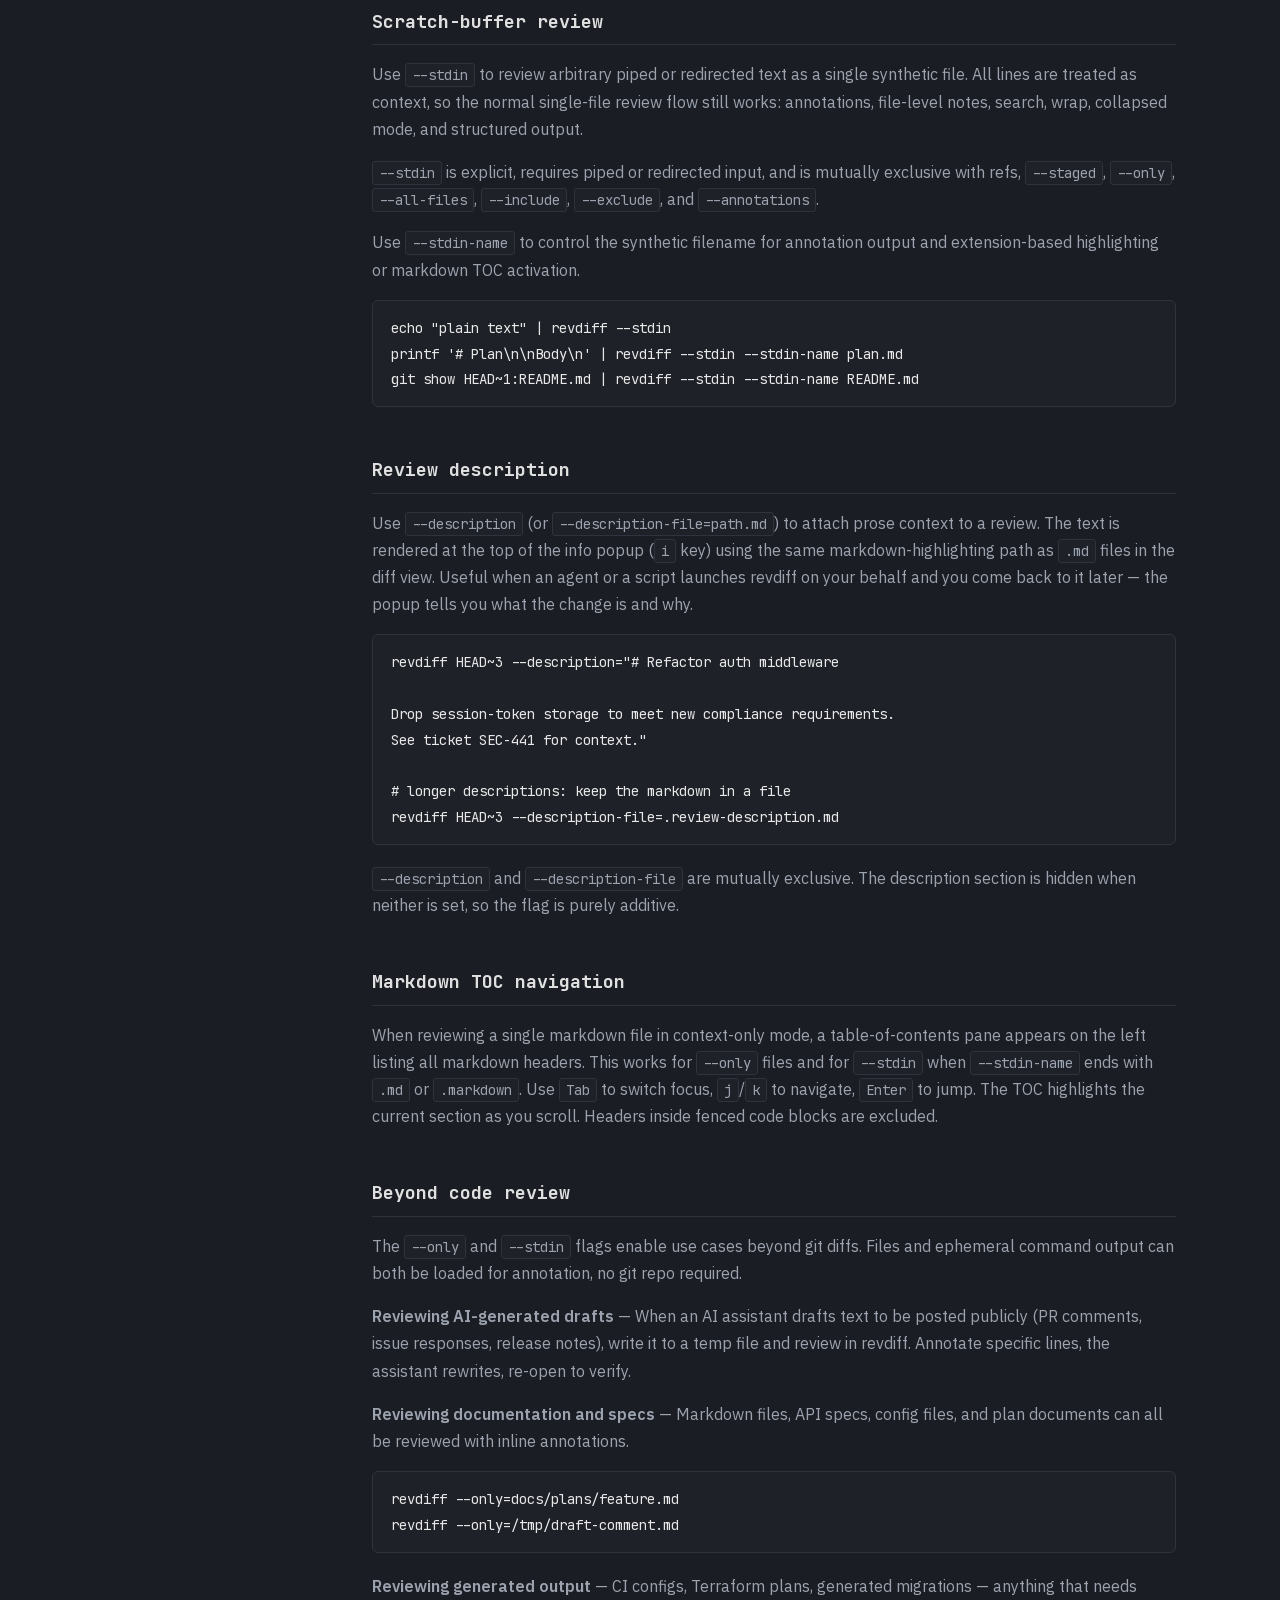
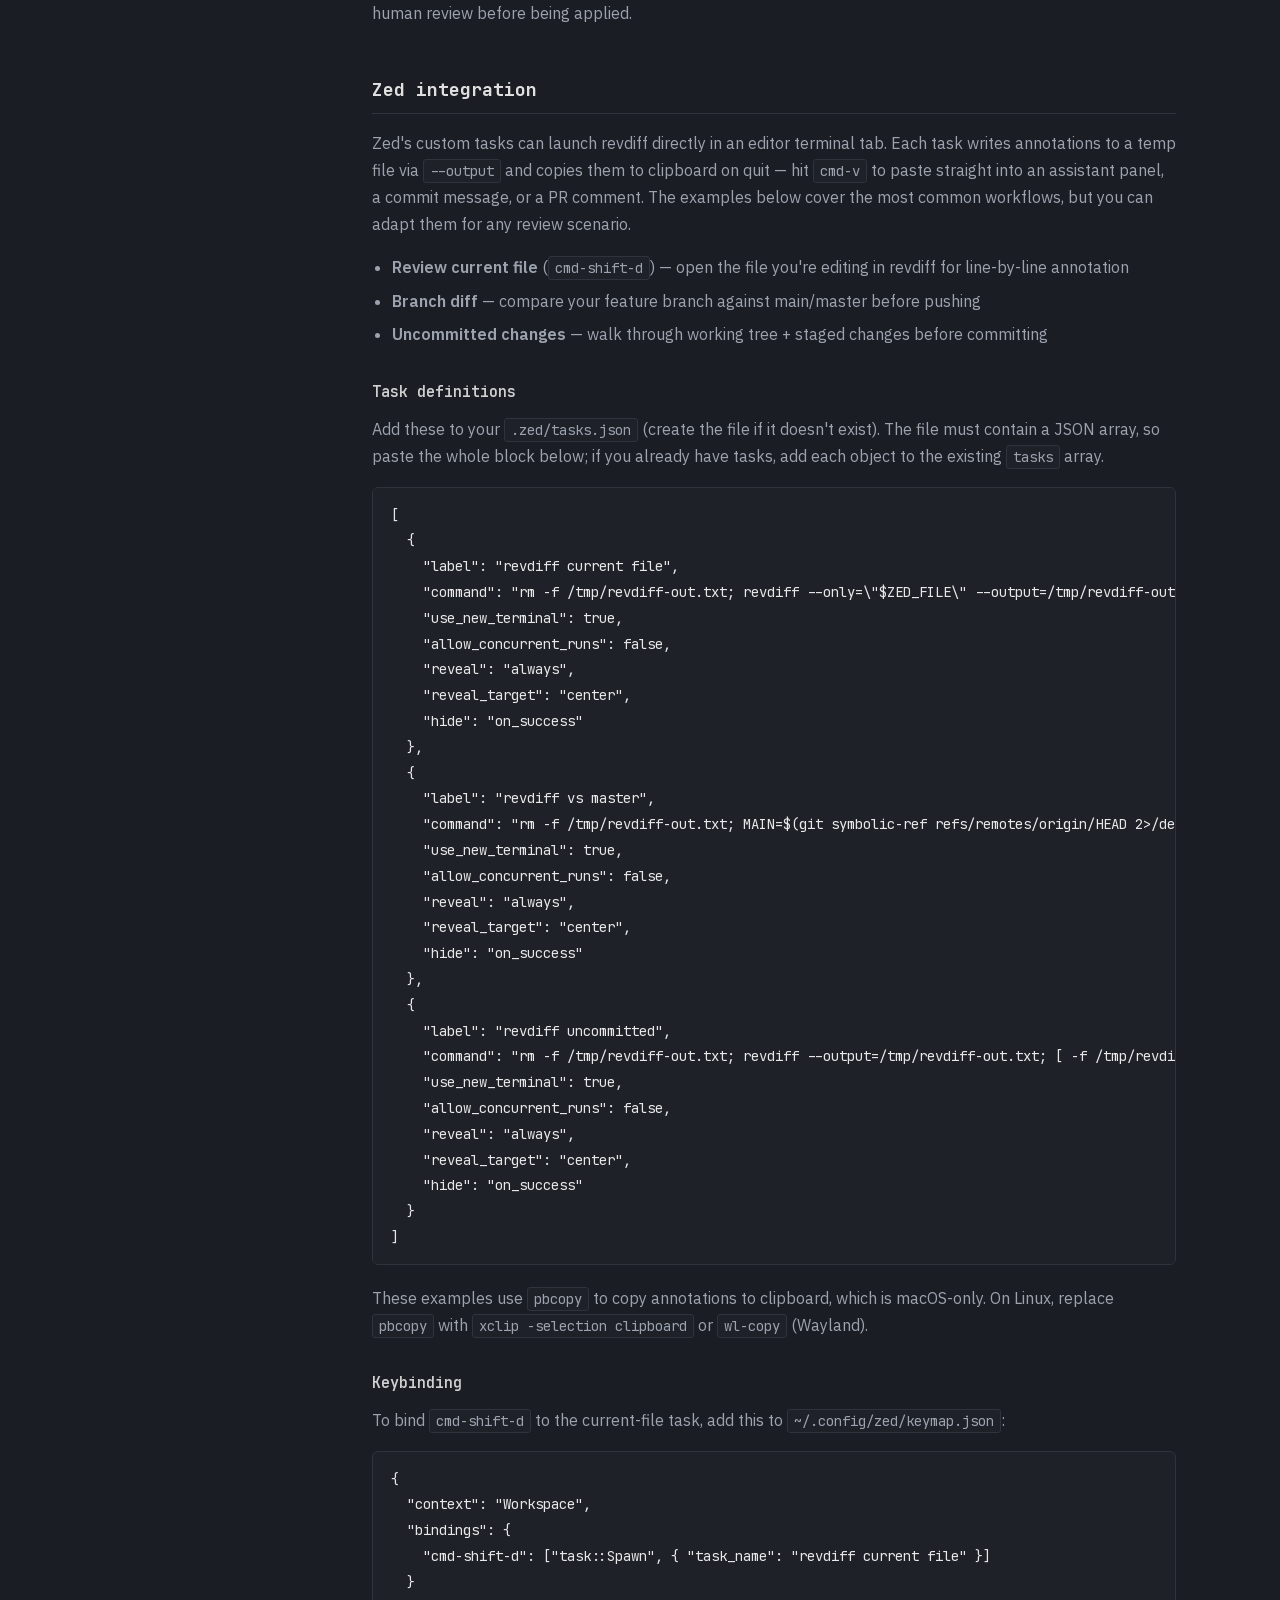
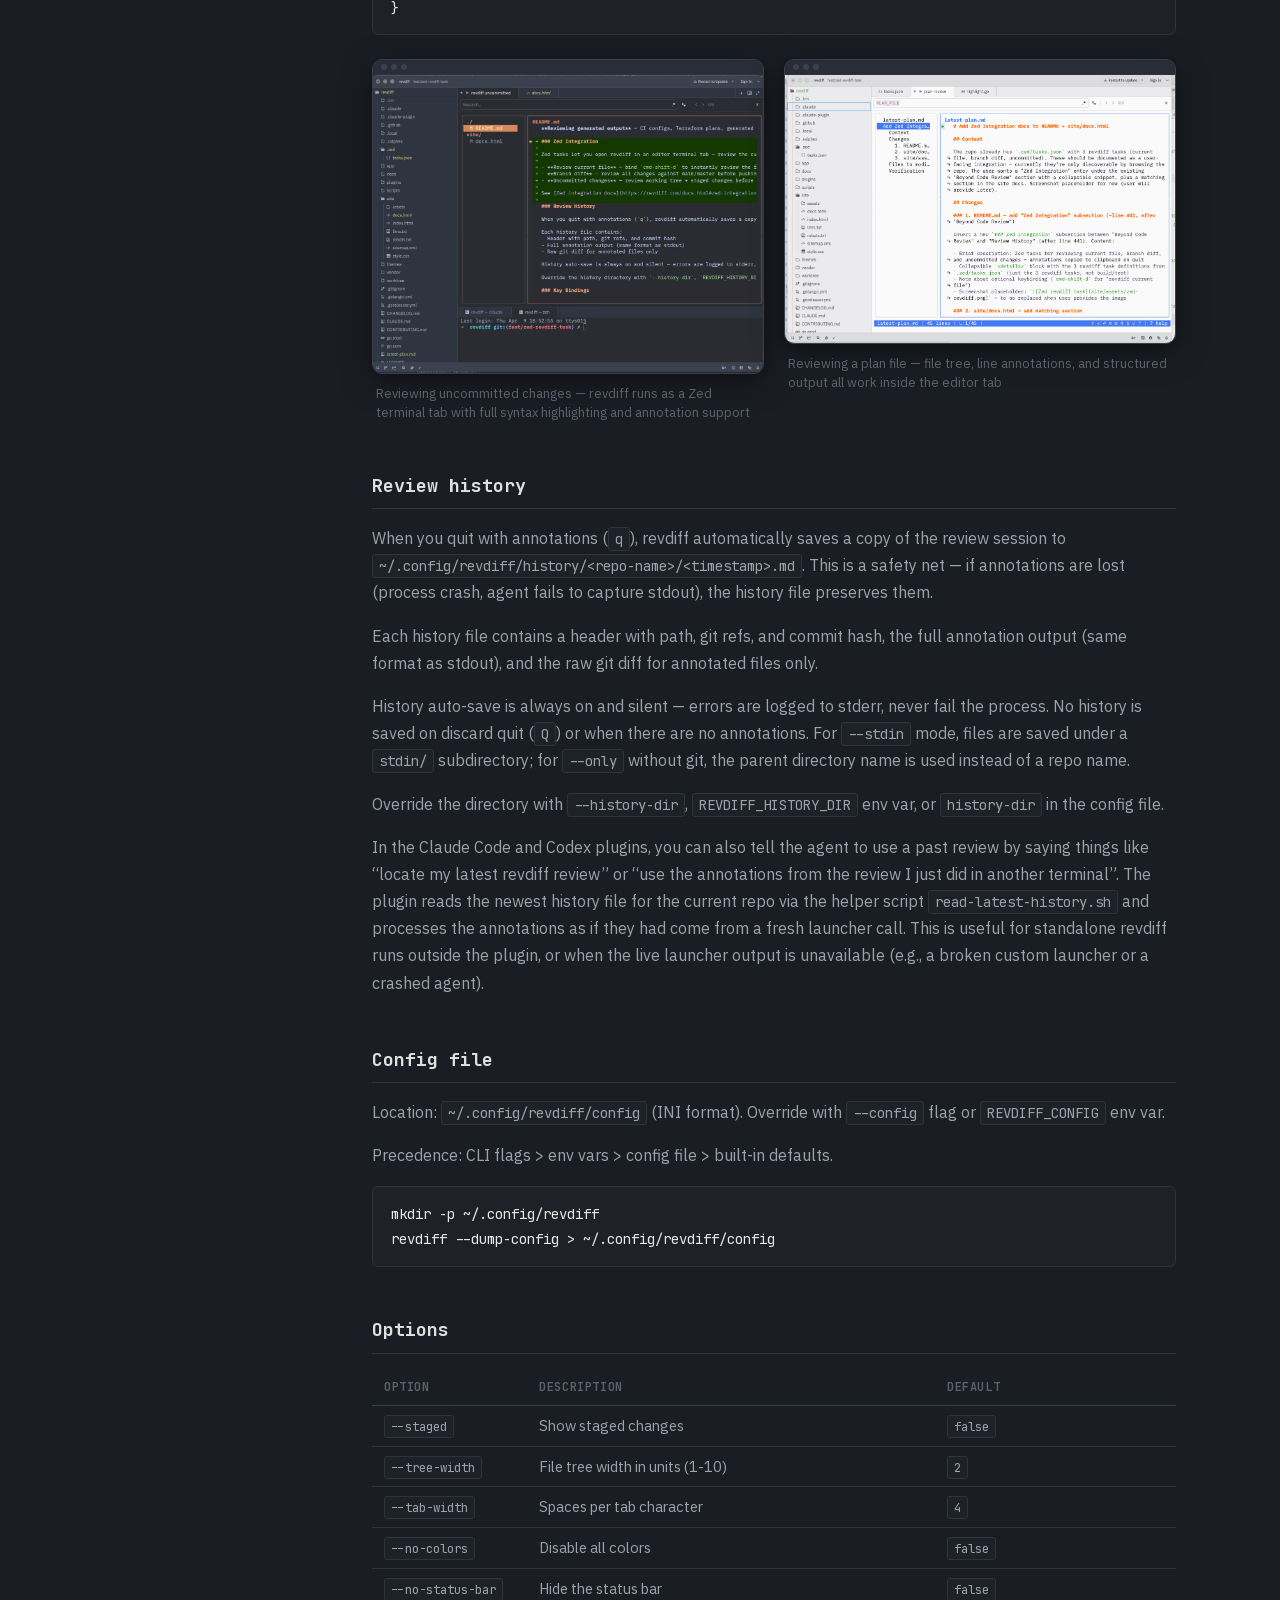
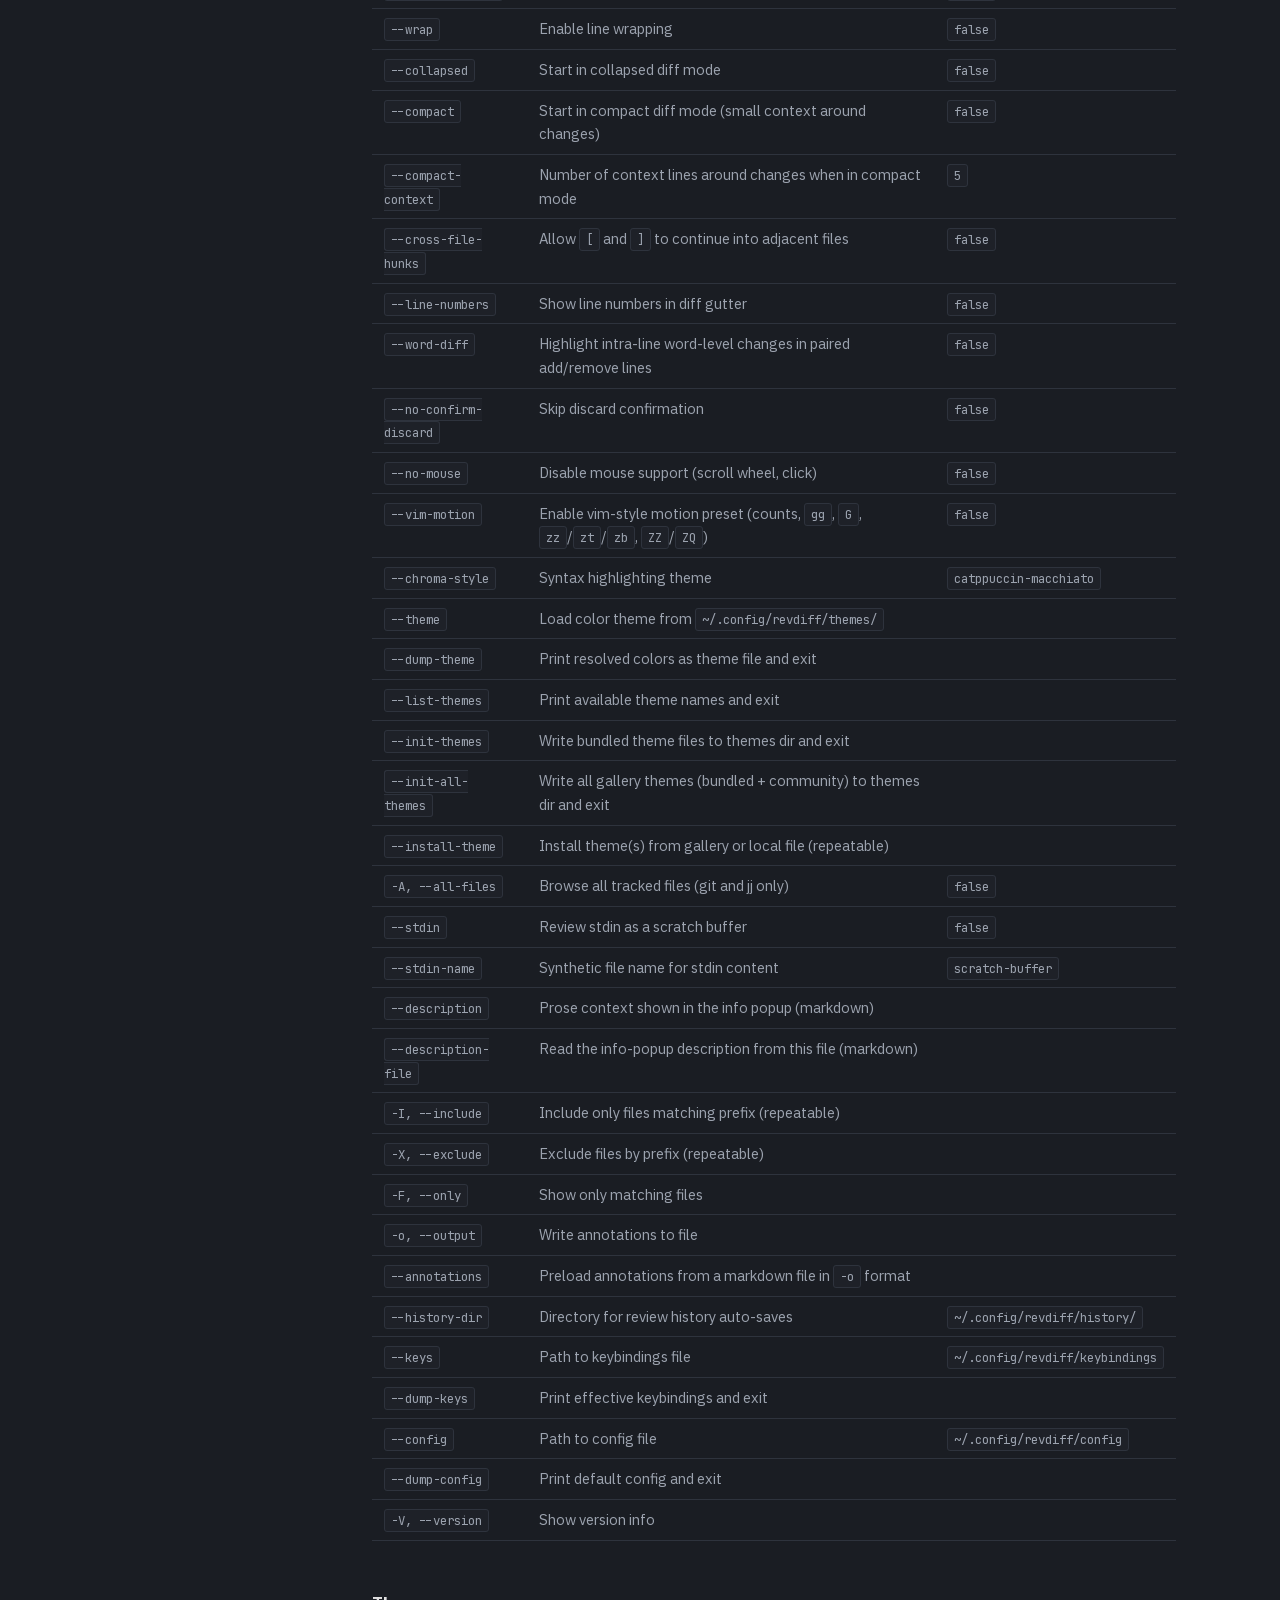
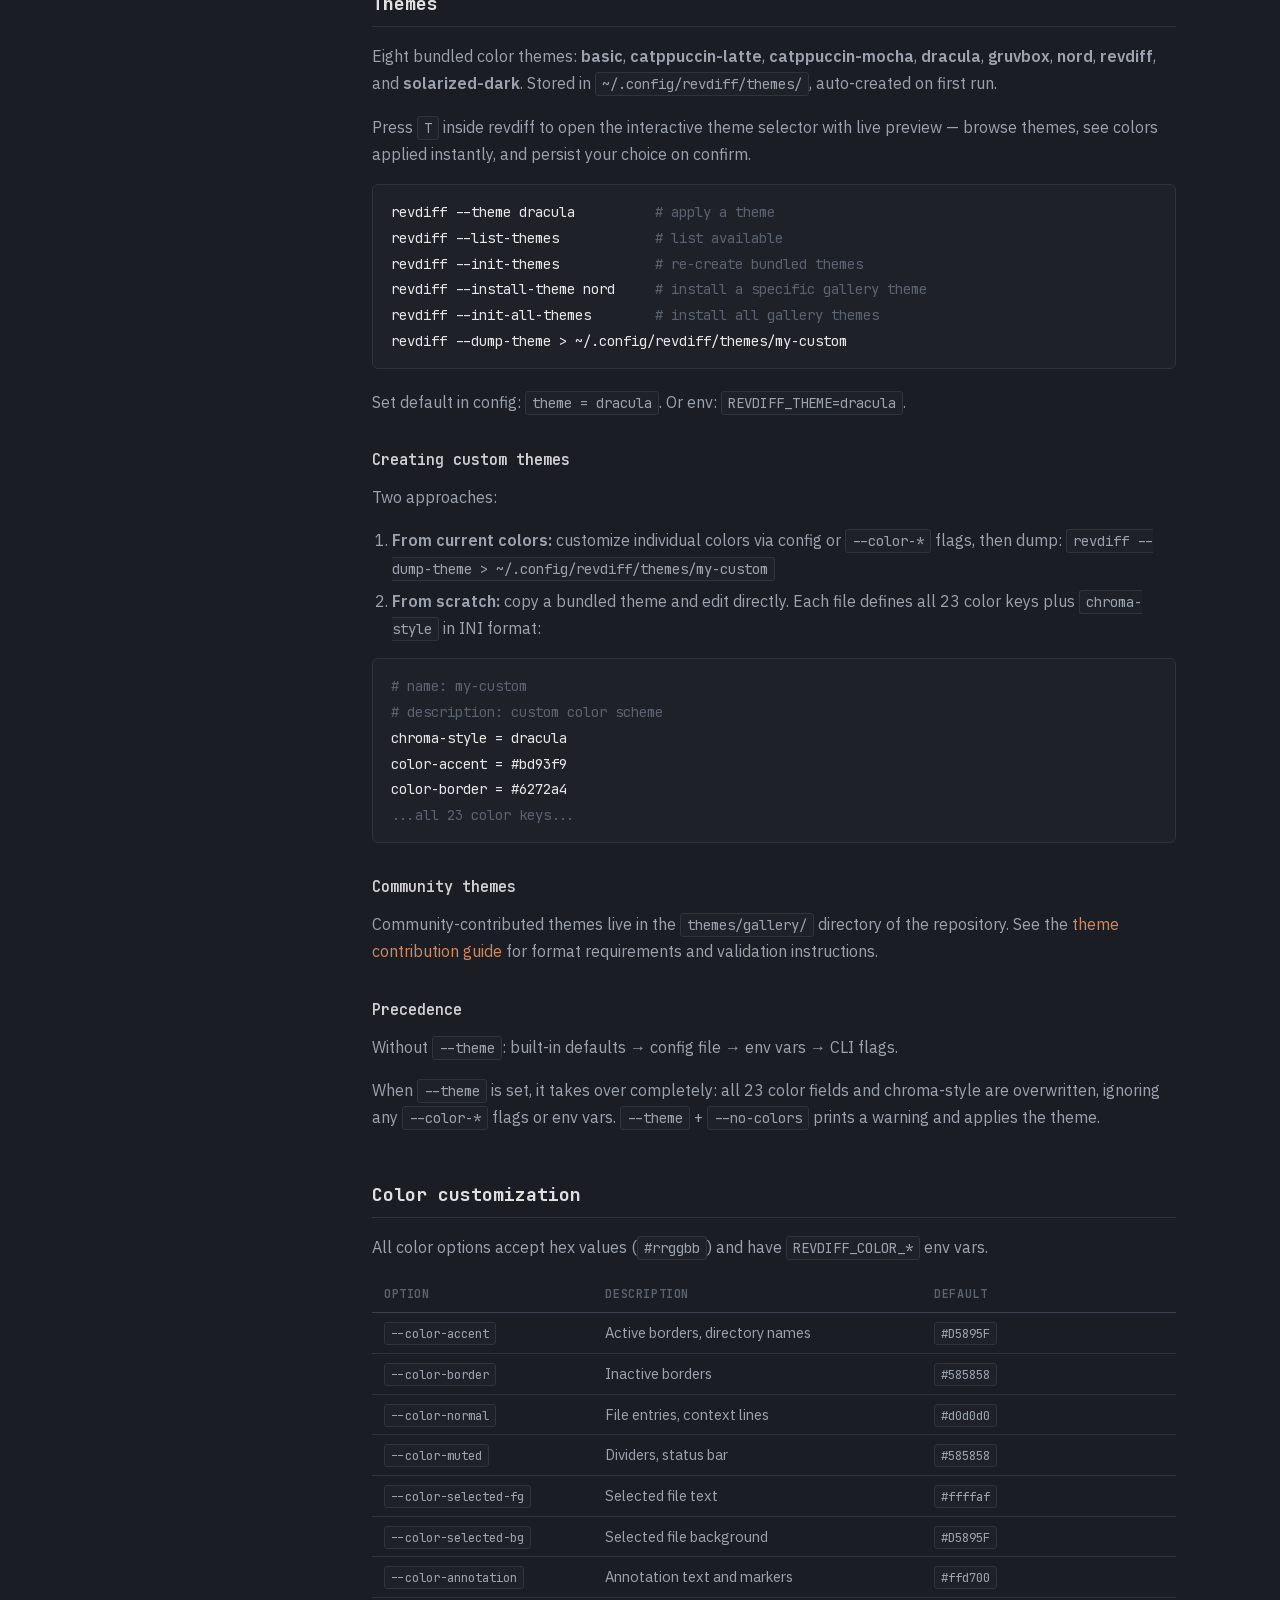
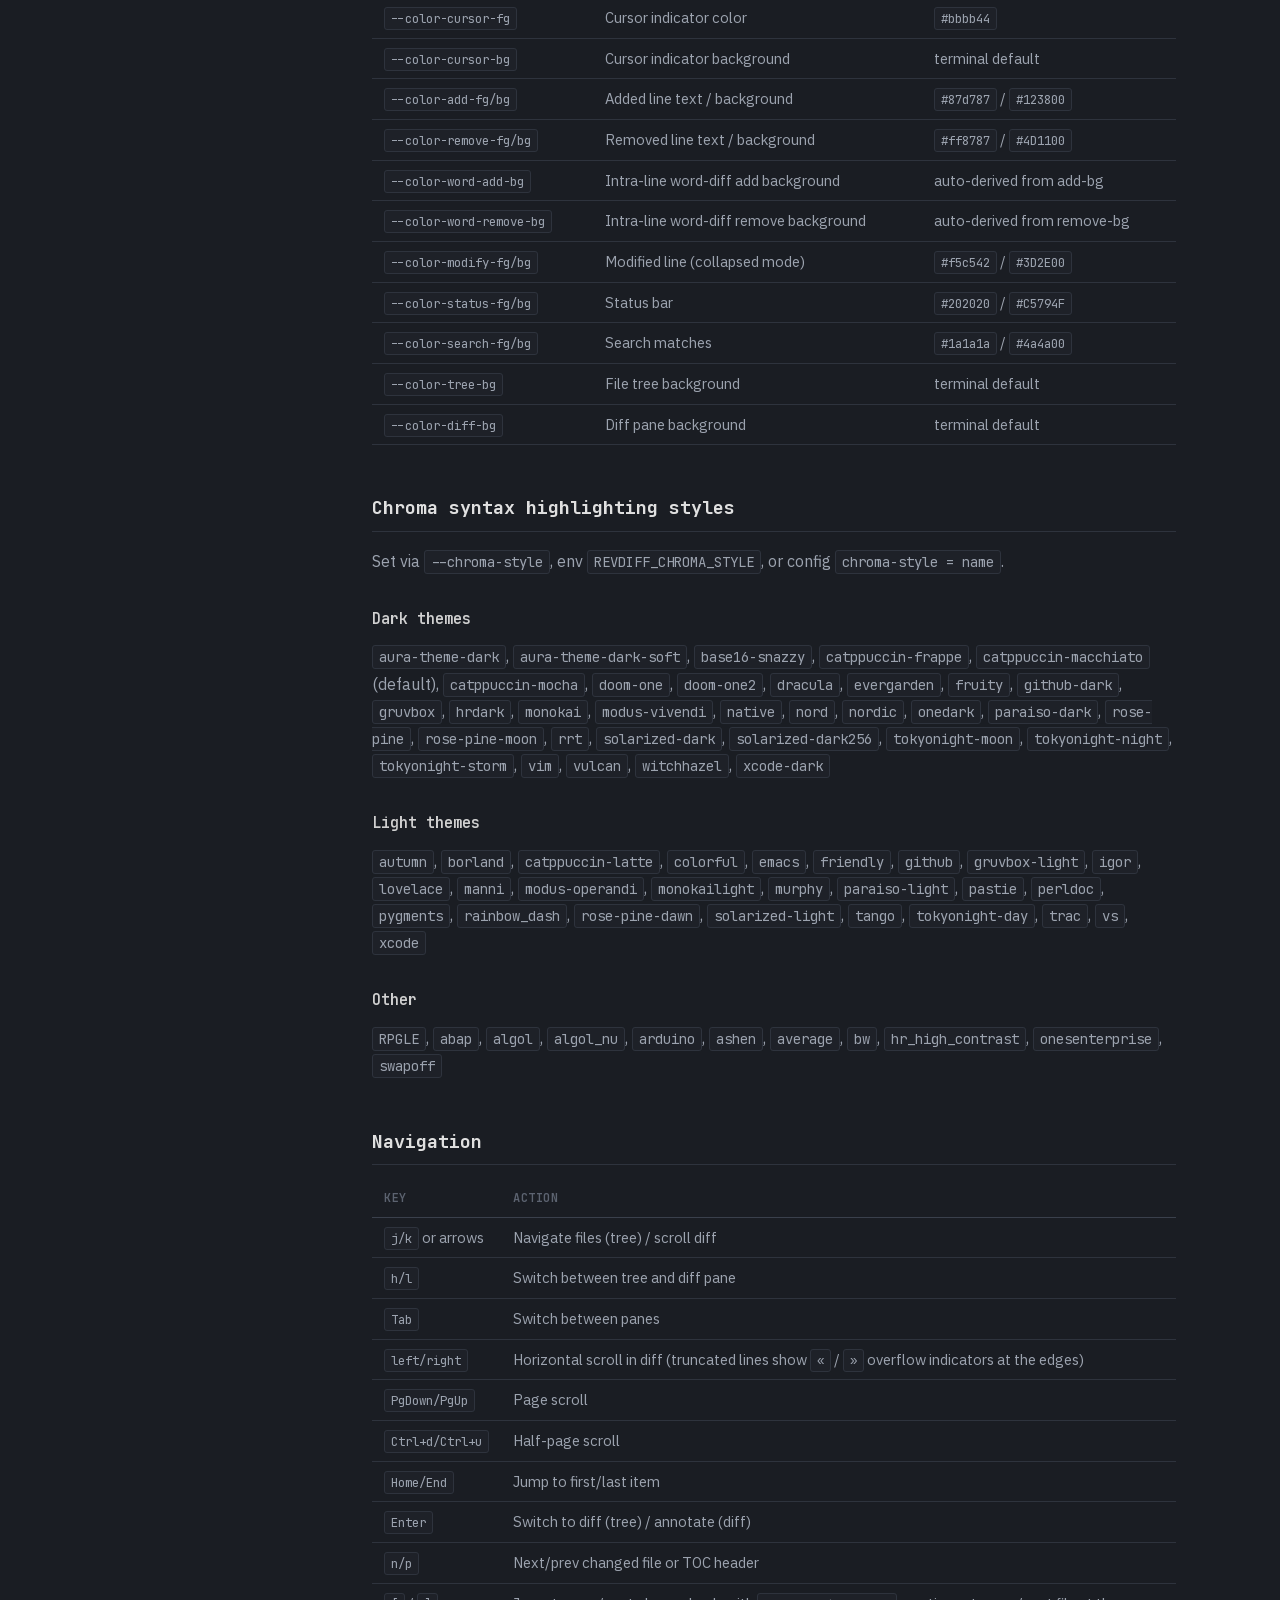
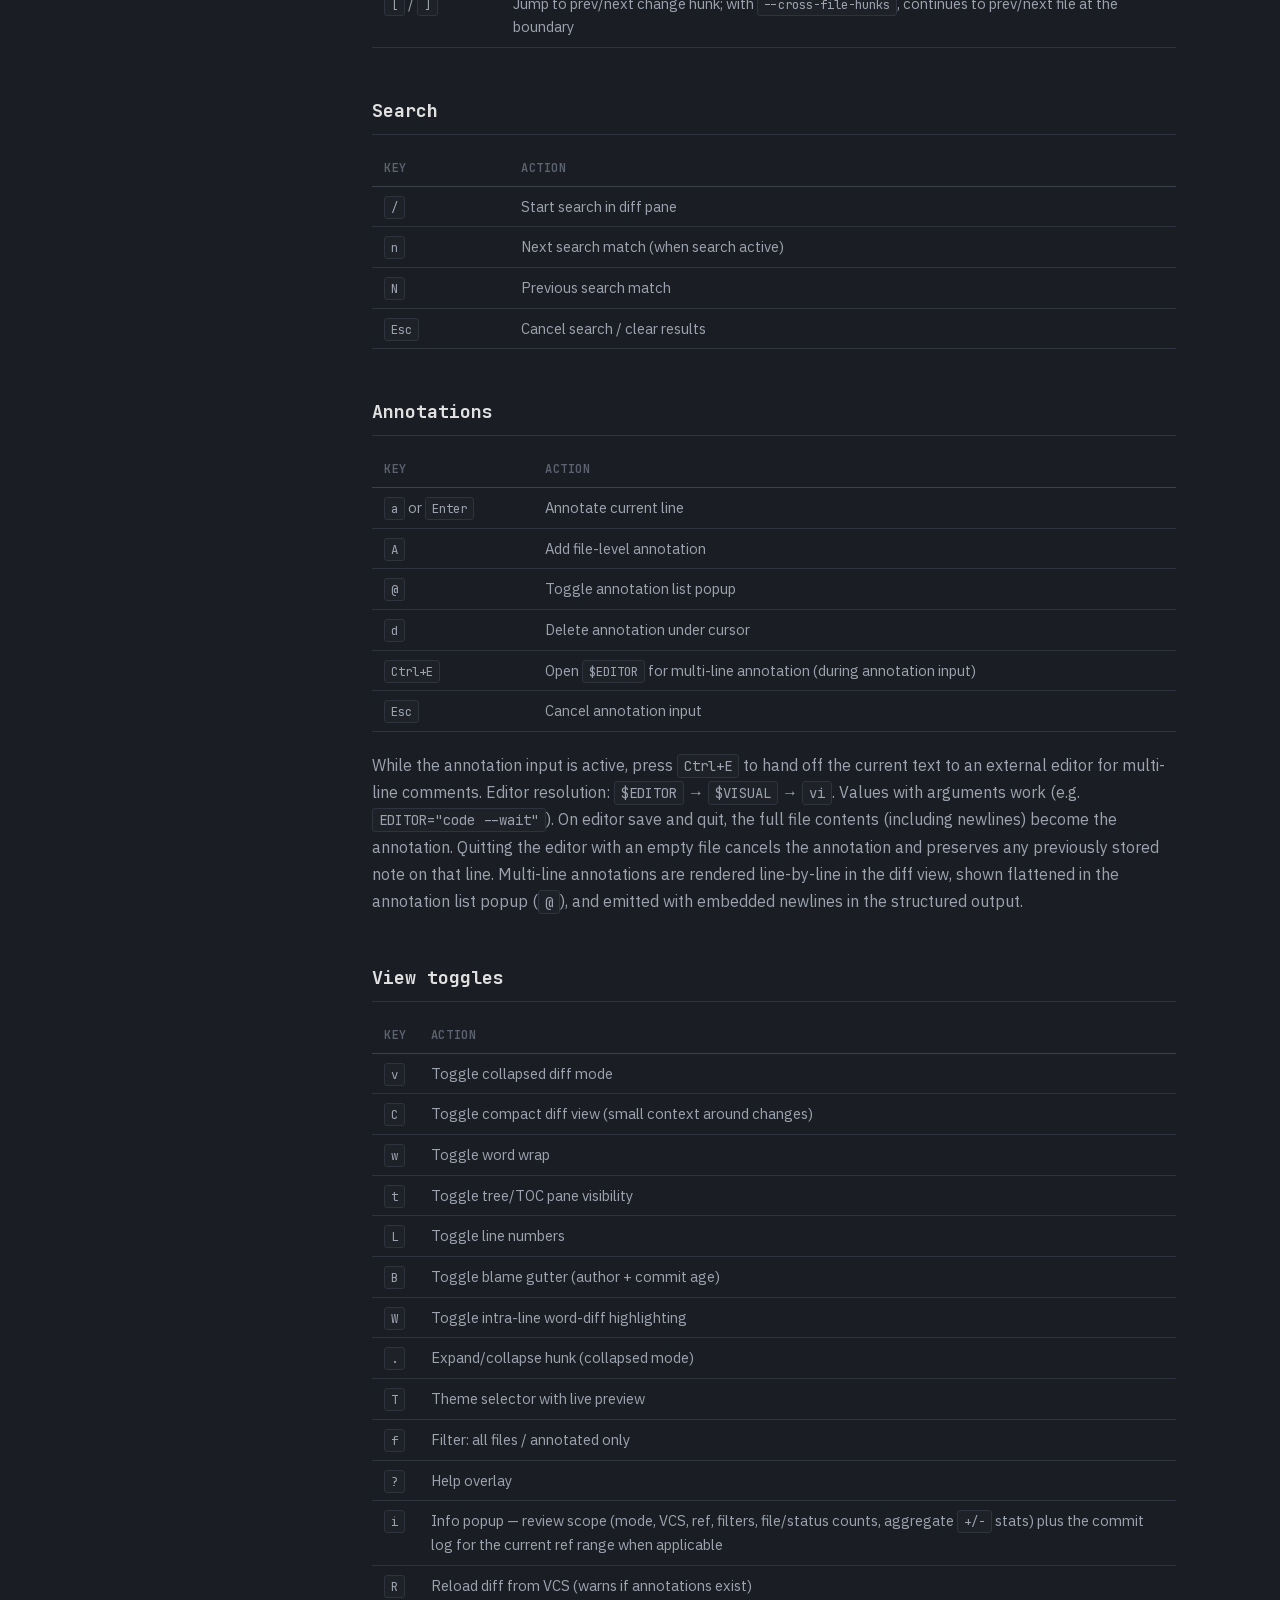
<file: site/docs.html>
<!DOCTYPE html>
<html lang="en">
<head>
    <meta charset="UTF-8">
    <meta name="viewport" content="width=device-width, initial-scale=1.0">
    <title>Documentation — revdiff | Code Review for AI Agents</title>
    <meta name="description" content="revdiff documentation: installation, pi package, Claude Code plugin, Codex plugin, OpenCode integration, usage, configuration, themes, keybindings, and output format. Code review and plan review tool for AI coding sessions.">
    <meta name="keywords" content="code review for ai agents, code review for claude code, plan review for claude code, revdiff docs, tui diff viewer documentation">
    <meta name="author" content="umputun">
    <link rel="canonical" href="https://revdiff.com/docs">

    <meta property="og:title" content="revdiff Documentation — Code Review for AI Agents">
    <meta property="og:description" content="Complete reference for revdiff: usage, configuration, themes, keybindings, pi package, Claude Code plugin, Codex plugin, OpenCode integration, and output format.">
    <meta property="og:type" content="article">
    <meta property="og:url" content="https://revdiff.com/docs">
    <meta property="og:image" content="https://revdiff.com/assets/screenshot.png">

    <meta name="twitter:card" content="summary_large_image">
    <meta name="twitter:title" content="revdiff Documentation">
    <meta name="twitter:description" content="Complete reference for revdiff usage, configuration, themes, keybindings, pi package, Claude Code plugin, Codex plugin, and OpenCode integration.">
    <meta name="twitter:image" content="https://revdiff.com/assets/screenshot.png">

    <link rel="icon" type="image/x-icon" href="assets/favicon.ico">
    <link rel="icon" type="image/png" sizes="32x32" href="assets/favicon-32x32.png">
    <link rel="icon" type="image/png" sizes="16x16" href="assets/favicon-16x16.png">
    <link rel="icon" type="image/png" sizes="96x96" href="assets/favicon-96x96.png">
    <link rel="preload" href="assets/fonts/ibm-plex-sans-latin.woff2" as="font" type="font/woff2" crossorigin>
    <link rel="preload" href="assets/fonts/jetbrains-mono-latin.woff2" as="font" type="font/woff2" crossorigin>
    <link rel="stylesheet" href="style.css">
</head>
<body>

<nav class="nav">
    <div class="nav-inner">
        <a href="/" class="nav-logo">
            <img src="assets/icon.png" alt="" width="28" height="28">
            <span>revdiff</span>
        </a>
        <div class="nav-links">
            <a href="index.html#features">Features</a>
            <a href="index.html#install">Install</a>
            <a href="index.html#plugin">Plugin</a>
            <a href="docs.html">Docs</a>
            <a href="https://github.com/umputun/revdiff" class="nav-gh" aria-label="GitHub">
                <svg width="20" height="20" viewBox="0 0 24 24" fill="currentColor"><path d="M12 0C5.37 0 0 5.37 0 12c0 5.31 3.435 9.795 8.205 11.385.6.105.825-.255.825-.57 0-.285-.015-1.23-.015-2.235-3.015.555-3.795-.735-4.035-1.41-.135-.345-.72-1.41-1.23-1.695-.42-.225-1.02-.78-.015-.795.945-.015 1.62.87 1.845 1.23 1.08 1.815 2.805 1.305 3.495.99.105-.78.42-1.305.765-1.605-2.67-.3-5.46-1.335-5.46-5.925 0-1.305.465-2.385 1.23-3.225-.12-.3-.54-1.53.12-3.18 0 0 1.005-.315 3.3 1.23.96-.27 1.98-.405 3-.405s2.04.135 3 .405c2.295-1.56 3.3-1.23 3.3-1.23.66 1.65.24 2.88.12 3.18.765.84 1.23 1.905 1.23 3.225 0 4.605-2.805 5.625-5.475 5.925.435.375.81 1.095.81 2.22 0 1.605-.015 2.895-.015 3.3 0 .315.225.69.825.57A12.02 12.02 0 0024 12c0-6.63-5.37-12-12-12z"/></svg>
            </a>
        </div>
    </div>
</nav>

<div class="docs-layout">
    <aside class="docs-sidebar">
        <h4>Getting started</h4>
        <a href="#requirements">Requirements</a>
        <a href="#installation">Installation</a>
        <a href="#pi-package">Pi package</a>
        <a href="#usage">Usage</a>
        <a href="#examples">Examples</a>

        <h4>Modes</h4>
        <a href="#all-files">All-files mode</a>
        <a href="#context-only">Context-only review</a>
        <a href="#scratch-buffer">Scratch-buffer review</a>
        <a href="#description">Review description</a>
        <a href="#markdown-toc">Markdown TOC</a>
        <a href="#beyond-code-review">Beyond code review</a>
        <a href="#zed-integration">Zed integration</a>
        <a href="#review-history">Review history</a>

        <h4>Configuration</h4>
        <a href="#config-file">Config file</a>
        <a href="#options">Options</a>
        <a href="#themes">Themes</a>
        <a href="#colors">Color customization</a>
        <a href="#chroma">Chroma styles</a>

        <h4>Key bindings</h4>
        <a href="#navigation">Navigation</a>
        <a href="#search">Search</a>
        <a href="#annotations">Annotations</a>
        <a href="#view">View toggles</a>
        <a href="#vim-controls">Vim-style controls</a>
        <a href="#status-bar-icons">Status bar icons</a>
        <a href="#mouse-support">Mouse support</a>
        <a href="#custom-keys">Custom keybindings</a>
        <a href="#vim-motion">Vim-motion preset</a>

        <h4>Claude Code plugin</h4>
        <a href="#plugin-install">Installation</a>
        <a href="#plugin-terminals">Terminal support</a>
        <a href="#plugin-usage">Usage</a>
        <a href="#plugin-autodetect">Auto-detection</a>
        <a href="#plugin-planning">Plan review plugin</a>
        <a href="#plugin-overrides">Custom launchers</a>

        <h4>Codex plugin</h4>
        <a href="#codex-install">Installation</a>
        <a href="#codex-skills">Skills</a>
        <a href="#codex-differences">Differences</a>

        <h4>OpenCode integration</h4>
        <a href="#opencode-install">Installation</a>
        <a href="#opencode-usage">Usage</a>

        <h4>Output</h4>
        <a href="#output-format">Output format</a>
        <a href="#integration">Integration</a>
    </aside>

    <main class="docs-content">
        <h1>Documentation</h1>
        <p>Complete reference for revdiff usage, configuration, themes, keybindings, the pi package, the Claude Code plugin, the Codex plugin, and the OpenCode integration.</p>

        <h2 id="requirements">Requirements</h2>
        <p><code>git</code>, <code>hg</code> (Mercurial), or <code>jj</code> (Jujutsu) is used to generate diffs. VCS is optional when using <code>--only</code> for standalone file review or <code>--stdin</code> for scratch-buffer review. In colocated <code>git</code>+<code>jj</code> repositories, revdiff uses the <code>jj</code> working-copy model.</p>

        <h2 id="installation">Installation</h2>
        <h3>Homebrew (macOS/Linux)</h3>
        <div class="code-block"><code>brew install umputun/apps/revdiff</code></div>
        <h3>Arch Linux (AUR)</h3>
        <div class="code-block"><code>paru -S revdiff</code></div>
        <h3>Debian/Ubuntu</h3>
        <div class="code-block"><code>sudo dpkg -i revdiff_*.deb</code></div>
        <p>Download the latest <code>.deb</code> for your architecture from <a href="https://github.com/umputun/revdiff/releases">GitHub Releases</a>.</p>
        <h3>RPM-based (Fedora, RHEL)</h3>
        <div class="code-block"><code>sudo rpm -i revdiff_*.rpm</code></div>
        <p>Download the latest <code>.rpm</code> for your architecture from <a href="https://github.com/umputun/revdiff/releases">GitHub Releases</a>.</p>
        <h3>Binary releases</h3>
        <p>Download from <a href="https://github.com/umputun/revdiff/releases">GitHub Releases</a> &mdash; deb, rpm, archives for linux/darwin amd64/arm64.</p>

        <h2 id="pi-package">Pi package</h2>
        <p>revdiff also ships as a <a href="https://github.com/badlogic/pi-mono">pi</a> package. The extension launches the existing <code>revdiff</code> binary, captures annotations on exit, and keeps them visible inside pi as a persistent widget plus a right-side results panel.</p>
        <div class="code-block"><code>pi install https://github.com/umputun/revdiff</code></div>
        <h3>Commands inside pi</h3>
        <div class="code-block"><code>/revdiff                         <span class="code-comment">-- detect uncommitted, staged, or branch changes, then open revdiff</span>
/revdiff HEAD~1                  <span class="code-comment">-- review last commit</span>
/revdiff --all-files             <span class="code-comment">-- browse all tracked files</span>
/revdiff --only README.md        <span class="code-comment">-- review a single file in context-only mode</span>
/revdiff --pi-overlay            <span class="code-comment">-- use the existing overlay launcher script</span>
/revdiff-rerun                   <span class="code-comment">-- rerun the last review with remembered args</span>
/revdiff-rerun --pi-overlay      <span class="code-comment">-- rerun the last review in overlay mode</span>
/revdiff-results                 <span class="code-comment">-- reopen the last results panel</span>
/revdiff-apply                   <span class="code-comment">-- insert the last annotations into the pi chat context</span>
/revdiff-clear                   <span class="code-comment">-- clear stored review state</span>
/revdiff-reminders on            <span class="code-comment">-- enable post-edit review reminders</span></code></div>
        <p>Requires the <code>revdiff</code> binary on <code>PATH</code>. Set <code>REVDIFF_BIN=/absolute/path/to/revdiff</code> if pi can’t find the binary. Same-terminal mode is the default. Optional overlay mode (<code>--pi-overlay</code> or <code>REVDIFF_PI_MODE=overlay</code>) reuses the existing <code>launch-revdiff.sh</code> script from the Claude plugin integration; pi invokes the bundled script directly and does not honor Claude-plugin overrides (<code>CLAUDE_PLUGIN_DATA</code> is not set in the pi runtime). Optional post-edit reminders (<code>/revdiff-reminders on</code>) suggest running <code>/revdiff</code> or <code>/revdiff-rerun</code> after agent edits.</p>

        <!-- usage -->
        <h2 id="usage">Usage</h2>
        <div class="code-block"><code>revdiff [OPTIONS] [base] [against]</code></div>
        <p>Positional arguments support several forms:</p>
        <ul>
            <li><code>revdiff</code> &mdash; uncommitted changes</li>
            <li><code>revdiff HEAD~3</code> &mdash; diff a single ref against the working tree</li>
            <li><code>revdiff main feature</code> &mdash; diff between two refs</li>
            <li><code>revdiff main..feature</code> &mdash; same as above, git dot-dot syntax</li>
            <li><code>revdiff main...feature</code> &mdash; changes since feature diverged from main</li>
        </ul>

        <h2 id="examples">Examples</h2>
        <div class="code-block"><code><span class="code-comment"># review uncommitted changes</span>
revdiff

<span class="code-comment"># review changes against a branch</span>
revdiff main

<span class="code-comment"># review staged changes</span>
revdiff --staged

<span class="code-comment"># review last commit</span>
revdiff HEAD~1

<span class="code-comment"># diff between two refs</span>
revdiff main feature

<span class="code-comment"># review only specific files</span>
revdiff --only=model.go --only=README.md

<span class="code-comment"># browse all git-tracked files</span>
revdiff --all-files

<span class="code-comment"># browse all files, excluding vendor and mocks</span>
revdiff --all-files --exclude vendor --exclude mocks

<span class="code-comment"># include only src/ files</span>
revdiff --include src

<span class="code-comment"># include src/ but exclude src/vendor/</span>
revdiff --include src --exclude src/vendor

<span class="code-comment"># exclude paths in normal diff mode</span>
revdiff main --exclude vendor

<span class="code-comment"># same as above, git dot-dot syntax</span>
revdiff main..feature

<span class="code-comment"># review a standalone file (no git needed)</span>
revdiff --only=/tmp/plan.md

<span class="code-comment"># review a file with no git changes (context-only)</span>
revdiff --only=docs/notes.txt

<span class="code-comment"># review piped text as a scratch buffer</span>
printf '# Plan\n\nBody\n' | revdiff --stdin --stdin-name plan.md

<span class="code-comment"># capture annotations from generated output</span>
some-command | revdiff --stdin --output /tmp/annotations.txt

<span class="code-comment"># round-trip: capture, edit externally, reload</span>
revdiff -o review.md HEAD~1
$EDITOR review.md
revdiff --annotations=review.md HEAD~1</code></div>
        <p><code>--annotations</code> reads the same markdown format that <code>-o</code> writes (see <a href="#output-format">Output format</a>), so any file revdiff produces can be loaded back. You can also hand-author or generate that file from any other source &mdash; each record is <code>## path/to/file.go:LINE (+)</code> followed by the comment body &mdash; then step through the comments inline against the actual diff, edit or delete them in the TUI, and quit with <code>q</code> to write the final set to stdout (or to <code>-o</code>).</p>

        <h2 id="all-files">All-files mode</h2>
        <p>Use <code>--all-files</code> (or <code>-A</code>) to browse all tracked files, not just files with changes. This turns revdiff into a general-purpose code annotation tool. All files are shown in context-only mode with full annotation and syntax highlighting support.</p>
        <p><code>--all-files</code> requires a git or jj repository (uses <code>git ls-files</code> or <code>jj file list</code>; Mercurial is not supported) and is mutually exclusive with refs, <code>--staged</code>, and <code>--only</code>. Combine with <code>--include</code> (or <code>-I</code>) to narrow to specific paths and <code>--exclude</code> (or <code>-X</code>) to filter out unwanted paths.</p>
        <p><code>--include</code> and <code>--exclude</code> both use prefix matching. They are composable: include narrows first, then exclude removes from the included set. Both work in <code>--all-files</code> and normal diff modes.</p>
        <div class="code-block"><code>revdiff --all-files --include src
revdiff --all-files --include src --exclude src/vendor
revdiff --all-files --exclude vendor --exclude mocks</code></div>
        <p>Persist in config: <code>include = src</code>, <code>exclude = vendor</code>. Or env: <code>REVDIFF_INCLUDE=src</code>, <code>REVDIFF_EXCLUDE=vendor,mocks</code>.</p>

        <h2 id="context-only">Context-only file review</h2>
        <p>When <code>--only</code> specifies a file that has no git changes (or when no git repo exists), revdiff shows the file in context-only mode: all lines displayed without +/- markers, with full annotation and syntax highlighting support.</p>
        <ul>
            <li><strong>Inside a git repo</strong> &mdash; files not in the diff are read from disk alongside changed files</li>
            <li><strong>Outside a git repo</strong> &mdash; <code>--only</code> is required; files are read directly from disk</li>
        </ul>

        <h2 id="scratch-buffer">Scratch-buffer review</h2>
        <p>Use <code>--stdin</code> to review arbitrary piped or redirected text as a single synthetic file. All lines are treated as context, so the normal single-file review flow still works: annotations, file-level notes, search, wrap, collapsed mode, and structured output.</p>
        <p><code>--stdin</code> is explicit, requires piped or redirected input, and is mutually exclusive with refs, <code>--staged</code>, <code>--only</code>, <code>--all-files</code>, <code>--include</code>, <code>--exclude</code>, and <code>--annotations</code>.</p>
        <p>Use <code>--stdin-name</code> to control the synthetic filename for annotation output and extension-based highlighting or markdown TOC activation.</p>
        <div class="code-block"><code>echo "plain text" | revdiff --stdin
printf '# Plan\n\nBody\n' | revdiff --stdin --stdin-name plan.md
git show HEAD~1:README.md | revdiff --stdin --stdin-name README.md</code></div>

        <h2 id="description">Review description</h2>
        <p>Use <code>--description</code> (or <code>--description-file=path.md</code>) to attach prose context to a review. The text is rendered at the top of the info popup (<code>i</code> key) using the same markdown-highlighting path as <code>.md</code> files in the diff view. Useful when an agent or a script launches revdiff on your behalf and you come back to it later — the popup tells you what the change is and why.</p>
        <div class="code-block"><code>revdiff HEAD~3 --description="# Refactor auth middleware

Drop session-token storage to meet new compliance requirements.
See ticket SEC-441 for context."

# longer descriptions: keep the markdown in a file
revdiff HEAD~3 --description-file=.review-description.md</code></div>
        <p><code>--description</code> and <code>--description-file</code> are mutually exclusive. The description section is hidden when neither is set, so the flag is purely additive.</p>

        <h2 id="markdown-toc">Markdown TOC navigation</h2>
        <p>When reviewing a single markdown file in context-only mode, a table-of-contents pane appears on the left listing all markdown headers. This works for <code>--only</code> files and for <code>--stdin</code> when <code>--stdin-name</code> ends with <code>.md</code> or <code>.markdown</code>. Use <code>Tab</code> to switch focus, <code>j</code>/<code>k</code> to navigate, <code>Enter</code> to jump. The TOC highlights the current section as you scroll. Headers inside fenced code blocks are excluded.</p>

        <h2 id="beyond-code-review">Beyond code review</h2>
        <p>The <code>--only</code> and <code>--stdin</code> flags enable use cases beyond git diffs. Files and ephemeral command output can both be loaded for annotation, no git repo required.</p>
        <p><strong>Reviewing AI-generated drafts</strong> — When an AI assistant drafts text to be posted publicly (PR comments, issue responses, release notes), write it to a temp file and review in revdiff. Annotate specific lines, the assistant rewrites, re-open to verify.</p>
        <p><strong>Reviewing documentation and specs</strong> — Markdown files, API specs, config files, and plan documents can all be reviewed with inline annotations.</p>
        <div class="code-block"><code>revdiff --only=docs/plans/feature.md
revdiff --only=/tmp/draft-comment.md</code></div>
        <p><strong>Reviewing generated output</strong> — CI configs, Terraform plans, generated migrations — anything that needs human review before being applied.</p>

        <h2 id="zed-integration">Zed integration</h2>
        <p>Zed's custom tasks can launch revdiff directly in an editor terminal tab. Each task writes annotations to a temp file via <code>--output</code> and copies them to clipboard on quit &mdash; hit <code>cmd-v</code> to paste straight into an assistant panel, a commit message, or a PR comment. The examples below cover the most common workflows, but you can adapt them for any review scenario.</p>
        <ul>
            <li><strong>Review current file</strong> (<code>cmd-shift-d</code>) &mdash; open the file you're editing in revdiff for line-by-line annotation</li>
            <li><strong>Branch diff</strong> &mdash; compare your feature branch against main/master before pushing</li>
            <li><strong>Uncommitted changes</strong> &mdash; walk through working tree + staged changes before committing</li>
        </ul>

        <h3>Task definitions</h3>
        <p>Add these to your <code>.zed/tasks.json</code> (create the file if it doesn't exist). The file must contain a JSON array, so paste the whole block below; if you already have tasks, add each object to the existing <code>tasks</code> array.</p>
        <div class="code-block"><code>[
  {
    "label": "revdiff current file",
    "command": "rm -f /tmp/revdiff-out.txt; revdiff --only=\"$ZED_FILE\" --output=/tmp/revdiff-out.txt; [ -f /tmp/revdiff-out.txt ] && pbcopy < /tmp/revdiff-out.txt; true",
    "use_new_terminal": true,
    "allow_concurrent_runs": false,
    "reveal": "always",
    "reveal_target": "center",
    "hide": "on_success"
  },
  {
    "label": "revdiff vs master",
    "command": "rm -f /tmp/revdiff-out.txt; MAIN=$(git symbolic-ref refs/remotes/origin/HEAD 2>/dev/null | sed 's|refs/remotes/origin/||' || echo master); revdiff \"$MAIN\" --output=/tmp/revdiff-out.txt; [ -f /tmp/revdiff-out.txt ] && pbcopy < /tmp/revdiff-out.txt; true",
    "use_new_terminal": true,
    "allow_concurrent_runs": false,
    "reveal": "always",
    "reveal_target": "center",
    "hide": "on_success"
  },
  {
    "label": "revdiff uncommitted",
    "command": "rm -f /tmp/revdiff-out.txt; revdiff --output=/tmp/revdiff-out.txt; [ -f /tmp/revdiff-out.txt ] && pbcopy < /tmp/revdiff-out.txt; true",
    "use_new_terminal": true,
    "allow_concurrent_runs": false,
    "reveal": "always",
    "reveal_target": "center",
    "hide": "on_success"
  }
]</code></div>
        <p>These examples use <code>pbcopy</code> to copy annotations to clipboard, which is macOS-only. On Linux, replace <code>pbcopy</code> with <code>xclip -selection clipboard</code> or <code>wl-copy</code> (Wayland).</p>

        <h3>Keybinding</h3>
        <p>To bind <code>cmd-shift-d</code> to the current-file task, add this to <code>~/.config/zed/keymap.json</code>:</p>
        <div class="code-block"><code>{
  "context": "Workspace",
  "bindings": {
    "cmd-shift-d": ["task::Spawn", { "task_name": "revdiff current file" }]
  }
}</code></div>

        <div class="zed-gallery">
            <figure class="zed-gallery-item">
                <div class="terminal-frame">
                    <div class="terminal-dots"><span></span><span></span><span></span></div>
                    <picture>
                        <source srcset="assets/zed-gitdiff.avif" type="image/avif">
                        <source srcset="assets/zed-gitdiff.webp" type="image/webp">
                        <img src="assets/zed-gitdiff.png" alt="Reviewing a README diff in Zed's integrated terminal" width="1096" height="837" loading="lazy">
                    </picture>
                </div>
                <figcaption>Reviewing uncommitted changes — revdiff runs as a Zed terminal tab with full syntax highlighting and annotation support</figcaption>
            </figure>
            <figure class="zed-gallery-item">
                <div class="terminal-frame">
                    <div class="terminal-dots"><span></span><span></span><span></span></div>
                    <picture>
                        <source srcset="assets/zed-planreview.avif" type="image/avif">
                        <source srcset="assets/zed-planreview.webp" type="image/webp">
                        <img src="assets/zed-planreview.png" alt="Reviewing an implementation plan in revdiff inside Zed" width="1117" height="767" loading="lazy">
                    </picture>
                </div>
                <figcaption>Reviewing a plan file — file tree, line annotations, and structured output all work inside the editor tab</figcaption>
            </figure>
        </div>

        <h2 id="review-history">Review history</h2>
        <p>When you quit with annotations (<code>q</code>), revdiff automatically saves a copy of the review session to <code>~/.config/revdiff/history/&lt;repo-name&gt;/&lt;timestamp&gt;.md</code>. This is a safety net &mdash; if annotations are lost (process crash, agent fails to capture stdout), the history file preserves them.</p>
        <p>Each history file contains a header with path, git refs, and commit hash, the full annotation output (same format as stdout), and the raw git diff for annotated files only.</p>
        <p>History auto-save is always on and silent &mdash; errors are logged to stderr, never fail the process. No history is saved on discard quit (<code>Q</code>) or when there are no annotations. For <code>--stdin</code> mode, files are saved under a <code>stdin/</code> subdirectory; for <code>--only</code> without git, the parent directory name is used instead of a repo name.</p>
        <p>Override the directory with <code>--history-dir</code>, <code>REVDIFF_HISTORY_DIR</code> env var, or <code>history-dir</code> in the config file.</p>
        <p>In the Claude Code and Codex plugins, you can also tell the agent to use a past review by saying things like &ldquo;locate my latest revdiff review&rdquo; or &ldquo;use the annotations from the review I just did in another terminal&rdquo;. The plugin reads the newest history file for the current repo via the helper script <code>read-latest-history.sh</code> and processes the annotations as if they had come from a fresh launcher call. This is useful for standalone revdiff runs outside the plugin, or when the live launcher output is unavailable (e.g., a broken custom launcher or a crashed agent).</p>

        <!-- configuration -->
        <h2 id="config-file">Config file</h2>
        <p>Location: <code>~/.config/revdiff/config</code> (INI format). Override with <code>--config</code> flag or <code>REVDIFF_CONFIG</code> env var.</p>
        <p>Precedence: CLI flags &gt; env vars &gt; config file &gt; built-in defaults.</p>
        <div class="code-block"><code>mkdir -p ~/.config/revdiff
revdiff --dump-config > ~/.config/revdiff/config</code></div>

        <h2 id="options">Options</h2>
        <table>
            <thead><tr><th>Option</th><th>Description</th><th>Default</th></tr></thead>
            <tbody>
                <tr><td><code>--staged</code></td><td>Show staged changes</td><td><code>false</code></td></tr>
                <tr><td><code>--tree-width</code></td><td>File tree width in units (1-10)</td><td><code>2</code></td></tr>
                <tr><td><code>--tab-width</code></td><td>Spaces per tab character</td><td><code>4</code></td></tr>
                <tr><td><code>--no-colors</code></td><td>Disable all colors</td><td><code>false</code></td></tr>
                <tr><td><code>--no-status-bar</code></td><td>Hide the status bar</td><td><code>false</code></td></tr>
                <tr><td><code>--wrap</code></td><td>Enable line wrapping</td><td><code>false</code></td></tr>
                <tr><td><code>--collapsed</code></td><td>Start in collapsed diff mode</td><td><code>false</code></td></tr>
                <tr><td><code>--compact</code></td><td>Start in compact diff mode (small context around changes)</td><td><code>false</code></td></tr>
                <tr><td><code>--compact-context</code></td><td>Number of context lines around changes when in compact mode</td><td><code>5</code></td></tr>
                <tr><td><code>--cross-file-hunks</code></td><td>Allow <code>[</code> and <code>]</code> to continue into adjacent files</td><td><code>false</code></td></tr>
                <tr><td><code>--line-numbers</code></td><td>Show line numbers in diff gutter</td><td><code>false</code></td></tr>
                <tr><td><code>--word-diff</code></td><td>Highlight intra-line word-level changes in paired add/remove lines</td><td><code>false</code></td></tr>
                <tr><td><code>--no-confirm-discard</code></td><td>Skip discard confirmation</td><td><code>false</code></td></tr>
                <tr><td><code>--no-mouse</code></td><td>Disable mouse support (scroll wheel, click)</td><td><code>false</code></td></tr>
                <tr><td><code>--vim-motion</code></td><td>Enable vim-style motion preset (counts, <code>gg</code>, <code>G</code>, <code>zz</code>/<code>zt</code>/<code>zb</code>, <code>ZZ</code>/<code>ZQ</code>)</td><td><code>false</code></td></tr>
                <tr><td><code>--chroma-style</code></td><td>Syntax highlighting theme</td><td><code>catppuccin-macchiato</code></td></tr>
                <tr><td><code>--theme</code></td><td>Load color theme from <code>~/.config/revdiff/themes/</code></td><td></td></tr>
                <tr><td><code>--dump-theme</code></td><td>Print resolved colors as theme file and exit</td><td></td></tr>
                <tr><td><code>--list-themes</code></td><td>Print available theme names and exit</td><td></td></tr>
                <tr><td><code>--init-themes</code></td><td>Write bundled theme files to themes dir and exit</td><td></td></tr>
                <tr><td><code>--init-all-themes</code></td><td>Write all gallery themes (bundled + community) to themes dir and exit</td><td></td></tr>
                <tr><td><code>--install-theme</code></td><td>Install theme(s) from gallery or local file (repeatable)</td><td></td></tr>
                <tr><td><code>-A, --all-files</code></td><td>Browse all tracked files (git and jj only)</td><td><code>false</code></td></tr>
                <tr><td><code>--stdin</code></td><td>Review stdin as a scratch buffer</td><td><code>false</code></td></tr>
                <tr><td><code>--stdin-name</code></td><td>Synthetic file name for stdin content</td><td><code>scratch-buffer</code></td></tr>
                <tr><td><code>--description</code></td><td>Prose context shown in the info popup (markdown)</td><td></td></tr>
                <tr><td><code>--description-file</code></td><td>Read the info-popup description from this file (markdown)</td><td></td></tr>
                <tr><td><code>-I, --include</code></td><td>Include only files matching prefix (repeatable)</td><td></td></tr>
                <tr><td><code>-X, --exclude</code></td><td>Exclude files by prefix (repeatable)</td><td></td></tr>
                <tr><td><code>-F, --only</code></td><td>Show only matching files</td><td></td></tr>
                <tr><td><code>-o, --output</code></td><td>Write annotations to file</td><td></td></tr>
                <tr><td><code>--annotations</code></td><td>Preload annotations from a markdown file in <code>-o</code> format</td><td></td></tr>
                <tr><td><code>--history-dir</code></td><td>Directory for review history auto-saves</td><td><code>~/.config/revdiff/history/</code></td></tr>
                <tr><td><code>--keys</code></td><td>Path to keybindings file</td><td><code>~/.config/revdiff/keybindings</code></td></tr>
                <tr><td><code>--dump-keys</code></td><td>Print effective keybindings and exit</td><td></td></tr>
                <tr><td><code>--config</code></td><td>Path to config file</td><td><code>~/.config/revdiff/config</code></td></tr>
                <tr><td><code>--dump-config</code></td><td>Print default config and exit</td><td></td></tr>
                <tr><td><code>-V, --version</code></td><td>Show version info</td><td></td></tr>
            </tbody>
        </table>

        <h2 id="themes">Themes</h2>
        <p>Eight bundled color themes: <strong>basic</strong>, <strong>catppuccin-latte</strong>, <strong>catppuccin-mocha</strong>, <strong>dracula</strong>, <strong>gruvbox</strong>, <strong>nord</strong>, <strong>revdiff</strong>, and <strong>solarized-dark</strong>. Stored in <code>~/.config/revdiff/themes/</code>, auto-created on first run.</p>
        <p>Press <code>T</code> inside revdiff to open the interactive theme selector with live preview &mdash; browse themes, see colors applied instantly, and persist your choice on confirm.</p>
        <div class="code-block"><code>revdiff --theme dracula          <span class="code-comment"># apply a theme</span>
revdiff --list-themes            <span class="code-comment"># list available</span>
revdiff --init-themes            <span class="code-comment"># re-create bundled themes</span>
revdiff --install-theme nord     <span class="code-comment"># install a specific gallery theme</span>
revdiff --init-all-themes        <span class="code-comment"># install all gallery themes</span>
revdiff --dump-theme > ~/.config/revdiff/themes/my-custom</code></div>
        <p>Set default in config: <code>theme = dracula</code>. Or env: <code>REVDIFF_THEME=dracula</code>.</p>
        <h3>Creating custom themes</h3>
        <p>Two approaches:</p>
        <ol>
            <li><strong>From current colors:</strong> customize individual colors via config or <code>--color-*</code> flags, then dump: <code>revdiff --dump-theme > ~/.config/revdiff/themes/my-custom</code></li>
            <li><strong>From scratch:</strong> copy a bundled theme and edit directly. Each file defines all 23 color keys plus <code>chroma-style</code> in INI format:</li>
        </ol>
        <div class="code-block"><code><span class="code-comment"># name: my-custom</span>
<span class="code-comment"># description: custom color scheme</span>
chroma-style = dracula
color-accent = #bd93f9
color-border = #6272a4
<span class="code-comment">...all 23 color keys...</span></code></div>
        <h3>Community themes</h3>
        <p>Community-contributed themes live in the <code>themes/gallery/</code> directory of the repository. See the <a href="https://github.com/umputun/revdiff/blob/master/themes/README.md">theme contribution guide</a> for format requirements and validation instructions.</p>
        <h3>Precedence</h3>
        <p>Without <code>--theme</code>: built-in defaults &rarr; config file &rarr; env vars &rarr; CLI flags.</p>
        <p>When <code>--theme</code> is set, it takes over completely: all 23 color fields and chroma-style are overwritten, ignoring any <code>--color-*</code> flags or env vars. <code>--theme</code> + <code>--no-colors</code> prints a warning and applies the theme.</p>

        <h2 id="colors">Color customization</h2>
        <p>All color options accept hex values (<code>#rrggbb</code>) and have <code>REVDIFF_COLOR_*</code> env vars.</p>
        <table>
            <thead><tr><th>Option</th><th>Description</th><th>Default</th></tr></thead>
            <tbody>
                <tr><td><code>--color-accent</code></td><td>Active borders, directory names</td><td><code>#D5895F</code></td></tr>
                <tr><td><code>--color-border</code></td><td>Inactive borders</td><td><code>#585858</code></td></tr>
                <tr><td><code>--color-normal</code></td><td>File entries, context lines</td><td><code>#d0d0d0</code></td></tr>
                <tr><td><code>--color-muted</code></td><td>Dividers, status bar</td><td><code>#585858</code></td></tr>
                <tr><td><code>--color-selected-fg</code></td><td>Selected file text</td><td><code>#ffffaf</code></td></tr>
                <tr><td><code>--color-selected-bg</code></td><td>Selected file background</td><td><code>#D5895F</code></td></tr>
                <tr><td><code>--color-annotation</code></td><td>Annotation text and markers</td><td><code>#ffd700</code></td></tr>
                <tr><td><code>--color-cursor-fg</code></td><td>Cursor indicator color</td><td><code>#bbbb44</code></td></tr>
                <tr><td><code>--color-cursor-bg</code></td><td>Cursor indicator background</td><td>terminal default</td></tr>
                <tr><td><code>--color-add-fg/bg</code></td><td>Added line text / background</td><td><code>#87d787</code> / <code>#123800</code></td></tr>
                <tr><td><code>--color-remove-fg/bg</code></td><td>Removed line text / background</td><td><code>#ff8787</code> / <code>#4D1100</code></td></tr>
                <tr><td><code>--color-word-add-bg</code></td><td>Intra-line word-diff add background</td><td>auto-derived from add-bg</td></tr>
                <tr><td><code>--color-word-remove-bg</code></td><td>Intra-line word-diff remove background</td><td>auto-derived from remove-bg</td></tr>
                <tr><td><code>--color-modify-fg/bg</code></td><td>Modified line (collapsed mode)</td><td><code>#f5c542</code> / <code>#3D2E00</code></td></tr>
                <tr><td><code>--color-status-fg/bg</code></td><td>Status bar</td><td><code>#202020</code> / <code>#C5794F</code></td></tr>
                <tr><td><code>--color-search-fg/bg</code></td><td>Search matches</td><td><code>#1a1a1a</code> / <code>#4a4a00</code></td></tr>
                <tr><td><code>--color-tree-bg</code></td><td>File tree background</td><td>terminal default</td></tr>
                <tr><td><code>--color-diff-bg</code></td><td>Diff pane background</td><td>terminal default</td></tr>
            </tbody>
        </table>

        <h2 id="chroma">Chroma syntax highlighting styles</h2>
        <p>Set via <code>--chroma-style</code>, env <code>REVDIFF_CHROMA_STYLE</code>, or config <code>chroma-style = name</code>.</p>
        <h3>Dark themes</h3>
        <p><code>aura-theme-dark</code>, <code>aura-theme-dark-soft</code>, <code>base16-snazzy</code>, <code>catppuccin-frappe</code>, <code>catppuccin-macchiato</code> (default), <code>catppuccin-mocha</code>, <code>doom-one</code>, <code>doom-one2</code>, <code>dracula</code>, <code>evergarden</code>, <code>fruity</code>, <code>github-dark</code>, <code>gruvbox</code>, <code>hrdark</code>, <code>monokai</code>, <code>modus-vivendi</code>, <code>native</code>, <code>nord</code>, <code>nordic</code>, <code>onedark</code>, <code>paraiso-dark</code>, <code>rose-pine</code>, <code>rose-pine-moon</code>, <code>rrt</code>, <code>solarized-dark</code>, <code>solarized-dark256</code>, <code>tokyonight-moon</code>, <code>tokyonight-night</code>, <code>tokyonight-storm</code>, <code>vim</code>, <code>vulcan</code>, <code>witchhazel</code>, <code>xcode-dark</code></p>
        <h3>Light themes</h3>
        <p><code>autumn</code>, <code>borland</code>, <code>catppuccin-latte</code>, <code>colorful</code>, <code>emacs</code>, <code>friendly</code>, <code>github</code>, <code>gruvbox-light</code>, <code>igor</code>, <code>lovelace</code>, <code>manni</code>, <code>modus-operandi</code>, <code>monokailight</code>, <code>murphy</code>, <code>paraiso-light</code>, <code>pastie</code>, <code>perldoc</code>, <code>pygments</code>, <code>rainbow_dash</code>, <code>rose-pine-dawn</code>, <code>solarized-light</code>, <code>tango</code>, <code>tokyonight-day</code>, <code>trac</code>, <code>vs</code>, <code>xcode</code></p>
        <h3>Other</h3>
        <p><code>RPGLE</code>, <code>abap</code>, <code>algol</code>, <code>algol_nu</code>, <code>arduino</code>, <code>ashen</code>, <code>average</code>, <code>bw</code>, <code>hr_high_contrast</code>, <code>onesenterprise</code>, <code>swapoff</code></p>

        <!-- key bindings -->
        <h2 id="navigation">Navigation</h2>
        <table>
            <thead><tr><th>Key</th><th>Action</th></tr></thead>
            <tbody>
                <tr><td><code>j/k</code> or arrows</td><td>Navigate files (tree) / scroll diff</td></tr>
                <tr><td><code>h/l</code></td><td>Switch between tree and diff pane</td></tr>
                <tr><td><code>Tab</code></td><td>Switch between panes</td></tr>
                <tr><td><code>left/right</code></td><td>Horizontal scroll in diff (truncated lines show <code>«</code> / <code>»</code> overflow indicators at the edges)</td></tr>
                <tr><td><code>PgDown/PgUp</code></td><td>Page scroll</td></tr>
                <tr><td><code>Ctrl+d/Ctrl+u</code></td><td>Half-page scroll</td></tr>
                <tr><td><code>Home/End</code></td><td>Jump to first/last item</td></tr>
                <tr><td><code>Enter</code></td><td>Switch to diff (tree) / annotate (diff)</td></tr>
                <tr><td><code>n/p</code></td><td>Next/prev changed file or TOC header</td></tr>
                <tr><td><code>[</code> / <code>]</code></td><td>Jump to prev/next change hunk; with <code>--cross-file-hunks</code>, continues to prev/next file at the boundary</td></tr>
            </tbody>
        </table>

        <h2 id="search">Search</h2>
        <table>
            <thead><tr><th>Key</th><th>Action</th></tr></thead>
            <tbody>
                <tr><td><code>/</code></td><td>Start search in diff pane</td></tr>
                <tr><td><code>n</code></td><td>Next search match (when search active)</td></tr>
                <tr><td><code>N</code></td><td>Previous search match</td></tr>
                <tr><td><code>Esc</code></td><td>Cancel search / clear results</td></tr>
            </tbody>
        </table>

        <h2 id="annotations">Annotations</h2>
        <table>
            <thead><tr><th>Key</th><th>Action</th></tr></thead>
            <tbody>
                <tr><td><code>a</code> or <code>Enter</code></td><td>Annotate current line</td></tr>
                <tr><td><code>A</code></td><td>Add file-level annotation</td></tr>
                <tr><td><code>@</code></td><td>Toggle annotation list popup</td></tr>
                <tr><td><code>d</code></td><td>Delete annotation under cursor</td></tr>
                <tr><td><code>Ctrl+E</code></td><td>Open <code>$EDITOR</code> for multi-line annotation (during annotation input)</td></tr>
                <tr><td><code>Esc</code></td><td>Cancel annotation input</td></tr>
            </tbody>
        </table>
        <p>While the annotation input is active, press <code>Ctrl+E</code> to hand off the current text to an external editor for multi-line comments. Editor resolution: <code>$EDITOR</code> &rarr; <code>$VISUAL</code> &rarr; <code>vi</code>. Values with arguments work (e.g. <code>EDITOR="code --wait"</code>). On editor save and quit, the full file contents (including newlines) become the annotation. Quitting the editor with an empty file cancels the annotation and preserves any previously stored note on that line. Multi-line annotations are rendered line-by-line in the diff view, shown flattened in the annotation list popup (<code>@</code>), and emitted with embedded newlines in the structured output.</p>

        <h2 id="view">View toggles</h2>
        <table>
            <thead><tr><th>Key</th><th>Action</th></tr></thead>
            <tbody>
                <tr><td><code>v</code></td><td>Toggle collapsed diff mode</td></tr>
                <tr><td><code>C</code></td><td>Toggle compact diff view (small context around changes)</td></tr>
                <tr><td><code>w</code></td><td>Toggle word wrap</td></tr>
                <tr><td><code>t</code></td><td>Toggle tree/TOC pane visibility</td></tr>
                <tr><td><code>L</code></td><td>Toggle line numbers</td></tr>
                <tr><td><code>B</code></td><td>Toggle blame gutter (author + commit age)</td></tr>
                <tr><td><code>W</code></td><td>Toggle intra-line word-diff highlighting</td></tr>
                <tr><td><code>.</code></td><td>Expand/collapse hunk (collapsed mode)</td></tr>
                <tr><td><code>T</code></td><td>Theme selector with live preview</td></tr>
                <tr><td><code>f</code></td><td>Filter: all files / annotated only</td></tr>
                <tr><td><code>?</code></td><td>Help overlay</td></tr>
                <tr><td><code>i</code></td><td>Info popup &mdash; review scope (mode, VCS, ref, filters, file/status counts, aggregate <code>+/-</code> stats) plus the commit log for the current ref range when applicable</td></tr>
                <tr><td><code>R</code></td><td>Reload diff from VCS (warns if annotations exist)</td></tr>
                <tr><td><code>q</code></td><td>Quit, output annotations</td></tr>
                <tr><td><code>Q</code></td><td>Discard annotations and quit</td></tr>
            </tbody>
        </table>

        <h2 id="vim-controls">Vim-style controls</h2>
        <table>
            <thead><tr><th>Key</th><th>Action</th></tr></thead>
            <tbody>
                <tr><td><code>N</code> (digit prefix)</td><td>Repeat the next motion N times (e.g. <code>5j</code>, <code>10k</code>, <code>3]</code>); cap 10000; cleared by Esc or any non-motion key. Pending count shows in the status bar.</td></tr>
                <tr><td><code>gg</code></td><td>Jump to file top (alias for <code>Home</code> in the diff pane; first file/TOC entry in the tree pane)</td></tr>
                <tr><td><code>G</code></td><td>Jump to file bottom (alias for <code>End</code>)</td></tr>
                <tr><td><code>zz</code> / <code>zt</code> / <code>zb</code></td><td>Center / top-align / bottom-align cursor in the diff viewport</td></tr>
                <tr><td><code>{</code> / <code>}</code></td><td>Previous / next hunk (aliases for <code>[</code> / <code>]</code>)</td></tr>
                <tr><td><code>yy</code></td><td>Yank (copy) the diff line under the cursor to the OS clipboard. <code>Nyy</code> yanks <code>N</code> consecutive lines (dividers and binary/placeholder markers are skipped). Diff pane only; no-op on annotation rows.</td></tr>
                <tr><td><code>Ctrl+W h/k</code></td><td>Focus tree pane</td></tr>
                <tr><td><code>Ctrl+W l/j</code></td><td>Focus diff pane</td></tr>
                <tr><td><code>Ctrl+W w</code></td><td>Toggle pane focus</td></tr>
            </tbody>
        </table>
        <p>Counts apply to <code>j</code>/<code>k</code>, <code>Ctrl+d</code>/<code>Ctrl+u</code>, <code>PgDn</code>/<code>PgUp</code>, left/right scroll, <code>n</code>/<code>p</code>/<code>N</code>, <code>[</code>/<code>]</code>/<code>{</code>/<code>}</code>, and <code>yy</code> (lines). Counts on <code>G</code> and chord targets (<code>gg</code>, <code>zz</code>, <code>Ctrl+W h</code>) are ignored.</p>

        <h2 id="status-bar-icons">Status bar icons</h2>
        <p>The status bar shows a fixed row of mode indicators on the right side. All slots are always rendered &mdash; active modes use the status bar foreground color, inactive modes use muted gray, so the row occupies the same width regardless of what's toggled on.</p>
        <table>
            <thead><tr><th>Icon</th><th>Toggle</th><th>Meaning</th></tr></thead>
            <tbody>
                <tr><td><code>▼</code></td><td><code>v</code></td><td>Collapsed diff mode</td></tr>
                <tr><td><code>⊂</code></td><td><code>C</code></td><td>Compact diff mode (small context around changes)</td></tr>
                <tr><td><code>◉</code></td><td><code>f</code></td><td>Filter: annotated files only</td></tr>
                <tr><td><code>↩</code></td><td><code>w</code></td><td>Word wrap mode</td></tr>
                <tr><td><code>≋</code></td><td><code>/</code></td><td>Search active</td></tr>
                <tr><td><code>⊟</code></td><td><code>t</code></td><td>Tree/TOC pane hidden (diff uses full width)</td></tr>
                <tr><td><code>#</code></td><td><code>L</code></td><td>Line numbers visible in gutter</td></tr>
                <tr><td><code>b</code></td><td><code>B</code></td><td>Blame gutter visible</td></tr>
                <tr><td><code>±</code></td><td><code>W</code></td><td>Intra-line word-diff highlighting</td></tr>
                <tr><td><code>✓</code></td><td><code>Space</code></td><td>Reviewed count (increments when a file is marked reviewed)</td></tr>
                <tr><td><code>∅</code></td><td><code>u</code></td><td>Untracked files visible in tree</td></tr>
            </tbody>
        </table>
        <p>On narrow terminals, the left-hand segments are dropped before the icons: search position first, then line and hunk info, then the filename truncates. The icon row on the right stays put.</p>

        <h2 id="mouse-support">Mouse support</h2>
        <p>revdiff enables mouse tracking by default so the scroll wheel and left-click work consistently across terminals.</p>
        <ul>
            <li><strong>Scroll wheel</strong> &mdash; scrolls whichever pane the cursor is over (tree/TOC or diff). Three lines per notch.</li>
            <li><strong>Shift+scroll</strong> &mdash; half-page scroll in whichever pane the cursor is over.</li>
            <li><strong>Left-click in the tree</strong> &mdash; focuses the tree and selects/loads the clicked entry (same as pressing <code>j</code>/<code>k</code> to land there). Clicking a directory row moves the cursor but does not load a file.</li>
            <li><strong>Left-click in the diff</strong> &mdash; focuses the diff and moves the cursor to the clicked line. Enables a &ldquo;click, then <code>a</code>&rdquo; annotation flow.</li>
            <li><strong>Left-click in the TOC pane</strong> (single-file markdown) &mdash; focuses the TOC and selects the clicked header.</li>
            <li><strong>Scroll wheel in overlay popups</strong> (info, annotations, themes) &mdash; scrolls the popup content or moves its cursor. Shift+wheel uses a half-page step. In the theme selector, wheel previews each theme live. Help overlay has no scrollable or selectable content so mouse events are ignored.</li>
            <li><strong>Left-click in the annotation popup</strong> &mdash; jumps to the clicked annotation (same as pressing <code>Enter</code>).</li>
            <li><strong>Left-click in the theme popup</strong> &mdash; confirms the clicked theme (same as pressing <code>Enter</code>). Clicks on the filter row or blank separator are ignored.</li>
        </ul>
        <p>Horizontal wheel, right-click, middle-click, drag selection, and clicks on the status bar or diff header are intentionally ignored. Clicks outside an open overlay are swallowed &mdash; dismiss an overlay with <code>Esc</code> or its toggle key. Modal states (annotation input, search input, confirm discard, reload confirm) swallow mouse events entirely.</p>
        <p><strong>Text selection trade-off</strong> &mdash; once mouse tracking is on, plain drag is captured by revdiff. For terminal-native text selection:</p>
        <ul>
            <li><strong>kitty</strong>: hold <code>Ctrl+Shift</code> while dragging</li>
            <li><strong>iTerm2</strong>: hold <code>Option</code> while dragging</li>
            <li><strong>most other terminals</strong>: hold <code>Shift</code> while dragging</li>
        </ul>
        <p>Because the tree pane is rendered alongside the diff on the same rows, multi-line Shift+drag will include tree content. For clean copies of diff text, use your terminal's block-select mode (Option+drag in iTerm2, Ctrl+Shift+drag in kitty) or run with <code>--no-mouse</code> to disable mouse capture entirely.</p>
        <p>Opt out with <code>--no-mouse</code>, <code>REVDIFF_NO_MOUSE=true</code>, or <code>no-mouse = true</code> in the config file.</p>

        <h2 id="custom-keys">Custom keybindings</h2>
        <p>All keybindings can be customized via <code>~/.config/revdiff/keybindings</code>. Override path with <code>--keys</code> or <code>REVDIFF_KEYS</code>.</p>
        <div class="code-block"><code><span class="code-comment"># ~/.config/revdiff/keybindings</span>
map ctrl+d half_page_down
map ctrl+u half_page_up
map x quit
unmap q</code></div>
        <p>Generate a template: <code>revdiff --dump-keys > ~/.config/revdiff/keybindings</code></p>
        <p>Modal keys (annotation input, search input, confirm discard) are not remappable.</p>
        <h3>Chord bindings (ctrl/alt leader)</h3>
        <p>Bind a two-stage chord by joining the leader and second key with <code>&gt;</code>. The leader must be a <code>ctrl+*</code> or <code>alt+*</code> combo; the second stage is any single key. Only two stages are supported.</p>
        <div class="code-block"><code>map ctrl+w&gt;x mark_reviewed
map alt+t&gt;n theme_select</code></div>
        <p>When the leader is pressed, the status bar shows <code>Pending: ctrl+w, esc to cancel</code>; press the second key to dispatch, or <code>esc</code> to cancel silently. Binding a key as both a standalone action and a chord prefix drops the standalone binding (the chord wins, with a warning). Chord bindings work under non-Latin keyboard layouts &mdash; the second-stage key is translated via the same layout-resolve fallback as single-key bindings.</p>
        <p><strong>macOS note:</strong> <code>alt+*</code> leaders require your terminal to send Option as Meta/Alt. Most terminals default to &quot;Option composes special characters&quot; (e.g. <code>Option+T</code> &rarr; <code>&dagger;</code>), in which case Alt chords silently won&apos;t fire. To enable: iTerm2 &rarr; <em>Profiles &rarr; Keys &rarr; Left/Right Option key &rarr; <code>Esc+</code></em>; Terminal.app &rarr; <em>Profiles &rarr; Keyboard &rarr; Use Option as Meta key</em>; Kitty &rarr; <code>macos_option_as_alt yes</code>; Ghostty &rarr; <code>macos-option-as-alt = true</code>. If you&apos;d rather not touch terminal settings, use <code>ctrl+*</code> leaders &mdash; those work everywhere with no configuration.</p>
        <h3>Available actions</h3>
        <p><strong>Navigation:</strong> <code>down</code>, <code>up</code>, <code>page_down</code>, <code>page_up</code>, <code>half_page_down</code>, <code>half_page_up</code>, <code>home</code>, <code>end</code>, <code>scroll_left</code>, <code>scroll_right</code>, <code>scroll_center</code>, <code>scroll_top</code>, <code>scroll_bottom</code></p>
        <p><strong>File/Hunk:</strong> <code>next_item</code>, <code>prev_item</code>, <code>next_hunk</code>, <code>prev_hunk</code></p>
        <p><strong>Pane:</strong> <code>toggle_pane</code>, <code>focus_tree</code>, <code>focus_diff</code></p>
        <p><strong>Search:</strong> <code>search</code></p>
        <p><strong>Annotations:</strong> <code>confirm</code>, <code>annotate_file</code>, <code>delete_annotation</code>, <code>annot_list</code></p>
        <p><strong>View:</strong> <code>toggle_collapsed</code>, <code>toggle_compact</code>, <code>toggle_wrap</code>, <code>toggle_tree</code>, <code>toggle_line_numbers</code>, <code>toggle_blame</code>, <code>toggle_word_diff</code>, <code>toggle_hunk</code>, <code>toggle_untracked</code>, <code>mark_reviewed</code>, <code>theme_select</code>, <code>filter</code>, <code>info</code>, <code>reload</code></p>
        <p><strong>Quit:</strong> <code>quit</code>, <code>discard_quit</code>, <code>help</code>, <code>dismiss</code></p>

        <h2 id="vim-motion">Vim-motion preset</h2>
        <p>Opt-in vim-style motion layer activated via <code>--vim-motion</code>, <code>REVDIFF_VIM_MOTION=true</code>, or <code>vim-motion = true</code> in the config file. Off by default &mdash; when off, existing single-key bindings are unchanged.</p>
        <table>
            <thead><tr><th>Keys</th><th>Action</th></tr></thead>
            <tbody>
                <tr><td><code>&lt;N&gt;j</code> / <code>&lt;N&gt;k</code></td><td>Move cursor N lines down/up (diff pane, 1-9999)</td></tr>
                <tr><td><code>gg</code></td><td>Jump to first line (diff pane)</td></tr>
                <tr><td><code>G</code></td><td>Jump to last line (diff pane)</td></tr>
                <tr><td><code>&lt;N&gt;G</code></td><td>Goto line N (diff pane)</td></tr>
                <tr><td><code>zz</code></td><td>Center viewport on cursor (diff pane)</td></tr>
                <tr><td><code>zt</code></td><td>Align viewport top on cursor (diff pane)</td></tr>
                <tr><td><code>zb</code></td><td>Align viewport bottom on cursor (diff pane)</td></tr>
                <tr><td><code>ZZ</code></td><td>Quit (any pane)</td></tr>
                <tr><td><code>ZQ</code></td><td>Discard annotations and quit (any pane)</td></tr>
            </tbody>
        </table>
        <p>When the preset is on, the digits <code>0</code>-<code>9</code> and the leader keys <code>g</code>, <code>z</code>, <code>Z</code> are intercepted before the regular keymap, so any standalone binding on those keys is overridden while the flag is active. <code>&lt;N&gt;j</code>/<code>&lt;N&gt;k</code>/<code>&lt;N&gt;G</code> and <code>gg</code>/<code>zz</code>/<code>zt</code>/<code>zb</code> apply to the diff pane only &mdash; in the file tree they fall through to the normal bindings. <code>ZZ</code> and <code>ZQ</code> work from any pane. Press <code>Esc</code> to silently cancel a pending leader; an unknown second key surfaces a transient <code>Unknown: &lt;chord&gt;</code> hint in the status bar. A bare digit <code>0</code> is not consumed (falls through to whatever binding is mapped); counts over 9999 are clamped. Modal keys (search input, annotation input, overlay navigation) always take precedence over the interceptor, and <code>ctrl+*</code>/<code>alt+*</code> chord bindings keep working orthogonally.</p>
        <p>The help overlay (<code>?</code>) shows a dedicated <strong>Vim motion</strong> section listing all eight preset bindings when <code>--vim-motion</code> is on; when off, the section is hidden.</p>

        <!-- claude code plugin -->
        <h2 id="plugin-install">Claude Code plugin</h2>
        <p>revdiff ships with a Claude Code plugin for interactive code review directly from a Claude session. The plugin launches revdiff as a terminal overlay, captures annotations, and feeds them back to Claude for processing.</p>
        <div class="code-block"><code><span class="code-comment"># add marketplace and install</span>
/plugin marketplace add umputun/revdiff
/plugin install revdiff@umputun-revdiff</code></div>

        <h2 id="plugin-terminals">Terminal support</h2>
        <p>The plugin requires one of the following terminals since Claude Code itself cannot display interactive TUI applications. The overlay runs revdiff in a separate terminal layer on top of the current session.</p>
        <table>
            <thead><tr><th>Terminal</th><th>Overlay method</th><th>Detection</th></tr></thead>
            <tbody>
                <tr><td><strong>tmux</strong></td><td><code>display-popup</code> (blocks until quit)</td><td><code>$TMUX</code></td></tr>
                <tr><td><strong>zellij</strong></td><td><code>zellij run --floating</code></td><td><code>$ZELLIJ</code> env var</td></tr>
                <tr><td><strong>kitty</strong></td><td><code>kitty @ launch --type=overlay</code></td><td><code>$KITTY_LISTEN_ON</code></td></tr>
                <tr><td><strong>wezterm</strong></td><td><code>wezterm cli split-pane</code></td><td><code>$WEZTERM_PANE</code></td></tr>
                <tr><td><strong>kaku</strong></td><td><code>kaku cli split-pane</code> (same API as wezterm)</td><td><code>$WEZTERM_PANE</code></td></tr>
                <tr><td><strong>cmux</strong></td><td><code>cmux new-split</code> + <code>cmux send</code></td><td><code>$CMUX_SURFACE_ID</code></td></tr>
                <tr><td><strong>ghostty</strong></td><td>AppleScript split + zoom (macOS only)</td><td><code>$TERM_PROGRAM</code></td></tr>
                <tr><td><strong>iTerm2</strong></td><td>AppleScript split pane (macOS only)</td><td><code>$ITERM_SESSION_ID</code></td></tr>
                <tr><td><strong>Emacs vterm</strong></td><td>New frame via <code>emacsclient</code></td><td><code>$INSIDE_EMACS</code></td></tr>
            </tbody>
        </table>
        <p>Priority: tmux &rarr; zellij &rarr; kitty &rarr; wezterm/kaku &rarr; cmux &rarr; ghostty &rarr; iTerm2 &rarr; Emacs vterm (first detected wins). cmux is checked before ghostty because it also sets <code>$TERM_PROGRAM=ghostty</code>. iTerm2 uses a split pane rather than a full-screen overlay.</p>
        <p><strong>Sandbox note:</strong> Ghostty and iTerm2 launchers use <code>osascript</code> (Apple Events), which is blocked by Claude Code's sandbox. If you use these terminals with sandbox enabled, add the launcher to <code>excludedCommands</code> in your Claude Code <code>settings.json</code>:</p>
        <div class="code-block"><code>{ "permissions": { "excludedCommands": ["*/launch-revdiff.sh*"] } }</code></div>
        <p>Terminals that use CLI tools instead of AppleScript (tmux, Zellij, kitty, wezterm, cmux) are not affected.</p>

        <h2 id="plugin-usage">Plugin usage</h2>
        <h3>Slash commands</h3>
        <div class="code-block"><code>/revdiff                  <span class="code-comment">-- smart detection: uncommitted, last commit, or branch diff</span>
/revdiff HEAD~1           <span class="code-comment">-- review last commit</span>
/revdiff main             <span class="code-comment">-- review current branch against main</span>
/revdiff HEAD~3           <span class="code-comment">-- review last 3 commits</span>
/revdiff --staged         <span class="code-comment">-- review staged changes only</span>
/revdiff all files        <span class="code-comment">-- browse all tracked files</span></code></div>
        <h3>Natural language</h3>
        <div class="code-block"><code>"review diff"                       <span class="code-comment">-- same as /revdiff, smart detection</span>
"review diff HEAD~1"                <span class="code-comment">-- last commit</span>
"review diff against main"          <span class="code-comment">-- branch diff</span>
"review changes from last 2 days"   <span class="code-comment">-- Claude resolves the ref</span>
"revdiff for staged changes"        <span class="code-comment">-- staged only</span>
"review all files exclude vendor"   <span class="code-comment">-- browse project, skip vendor/</span>
"what themes does revdiff support?" <span class="code-comment">-- ask about config without launching</span>
"switch revdiff to dracula theme"   <span class="code-comment">-- modify config via conversation</span></code></div>
        <p>The plugin includes built-in reference documentation and can answer questions about revdiff usage, themes, keybindings, and configuration. It can also create or modify the local config file on request.</p>
        <p>The plugin supports the full review loop: annotate &rarr; plan &rarr; fix &rarr; re-review until no more annotations remain.</p>

        <h2 id="plugin-autodetect">Auto-detection</h2>
        <p>When no ref is provided, the plugin detects what to review automatically:</p>
        <ul>
            <li>On main/master with uncommitted changes &mdash; reviews uncommitted changes</li>
            <li>On main/master with clean tree &mdash; reviews the last commit</li>
            <li>On a feature branch with clean tree &mdash; reviews branch diff against main</li>
            <li>On a feature branch with uncommitted changes &mdash; asks whether to review uncommitted only or the full branch diff</li>
        </ul>

        <h2 id="plugin-planning">Plan review plugin</h2>
        <p>A separate <code>revdiff-planning</code> plugin automatically opens revdiff when Claude exits plan mode, letting you annotate the plan before approving it. If you add annotations, Claude revises the plan and asks again, looping until you're satisfied.</p>
        <div class="code-block"><code>/plugin install revdiff-planning@umputun-revdiff</code></div>
        <p>This plugin is independent from the main <code>revdiff</code> plugin and does not conflict with other planning plugins.</p>

        <h2 id="plugin-overrides">Custom launchers</h2>
        <p>Both Claude plugins resolve their launcher script through a two-layer chain (user &rarr; bundled, first executable wins). Drop a custom launcher into the user layer to customize how revdiff opens (separate window, alternate split layout, custom terminal multiplexer) without forking the plugin.</p>
        <table>
            <thead><tr><th>Plugin</th><th>User layer</th><th>Bundled default</th></tr></thead>
            <tbody>
                <tr><td>diff-review (<code>revdiff</code>)</td><td><code>${CLAUDE_PLUGIN_DATA}/scripts/launch-revdiff.sh</code></td><td><code>${CLAUDE_SKILL_DIR}/scripts/launch-revdiff.sh</code></td></tr>
                <tr><td>plan-review (<code>revdiff-planning</code>)</td><td><code>${CLAUDE_PLUGIN_DATA}/scripts/launch-plan-review.sh</code></td><td><code>${CLAUDE_PLUGIN_ROOT}/scripts/launch-plan-review.sh</code></td></tr>
            </tbody>
        </table>
        <p>There is no project-level (<code>.claude/...</code>) override layer by design: the planning hook fires automatically on every <code>ExitPlanMode</code> in any repo Claude opens, and a repo-controlled executable layer would let an untrusted repo run arbitrary code on routine Claude actions. The diff-review skill keeps the same two-layer shape for symmetry. The override file must be executable (<code>chmod +x</code>) — a non-executable file is treated as absent and the resolver falls through. The override chain is Claude-only: the pi extension and the Codex plugin do not honor it (no <code>CLAUDE_PLUGIN_DATA</code> in those runtimes; codex users edit <code>~/.codex/skills/revdiff/scripts/launch-revdiff.sh</code> directly). See <a href="https://github.com/umputun/revdiff/blob/master/.claude-plugin/skills/revdiff/references/install.md">install.md</a> and <a href="https://github.com/umputun/revdiff/blob/master/plugins/revdiff-planning/README.md">revdiff-planning README</a> for working examples.</p>

        <!-- codex plugin -->
        <h2 id="codex-install">Codex plugin</h2>
        <p>revdiff ships with a <a href="https://github.com/openai/codex">Codex CLI</a> plugin for interactive diff review and plan annotation directly from a Codex session.</p>
        <div class="code-block"><code><span class="code-comment"># clone the repo first</span>
git clone https://github.com/umputun/revdiff.git
cd revdiff

<span class="code-comment"># copy skills to Codex skills directory</span>
cp -r plugins/codex/skills/revdiff ~/.codex/skills/revdiff
cp -r plugins/codex/skills/revdiff-plan ~/.codex/skills/revdiff-plan</code></div>
        <p>Requirements: <code>revdiff</code> binary on PATH, <code>jq</code> (for <code>/revdiff-plan</code>), and a supported terminal multiplexer.</p>

        <h2 id="codex-skills">Skills</h2>
        <p>The plugin provides two skills:</p>
        <ul>
            <li><code>/revdiff</code> &mdash; same diff review workflow as the Claude Code plugin (detect ref, launch overlay, capture annotations, feedback loop)</li>
            <li><code>/revdiff-plan</code> &mdash; extracts the last Codex assistant message from session rollout files, opens it in revdiff for annotation, and feeds feedback back</li>
        </ul>
        <div class="code-block"><code>/revdiff              <span class="code-comment"># auto-detect ref</span>
/revdiff HEAD~3       <span class="code-comment"># review last 3 commits</span>
/revdiff-plan         <span class="code-comment"># review last Codex response</span></code></div>

        <h2 id="codex-differences">Differences from Claude Code plugin</h2>
        <ul>
            <li>No hook-based automatic plan review &mdash; Codex lacks hook support, so plan review is manual via <code>/revdiff-plan</code></li>
            <li>Uses Codex rollout files (<code>~/.codex/sessions/</code>) instead of Claude session logs for message extraction</li>
            <li>Scripts are portable copies from the Claude Code plugin, not symlinks</li>
        </ul>

        <!-- opencode integration -->
        <h2 id="opencode-install">OpenCode integration</h2>
        <p>revdiff integrates with <a href="https://github.com/opencode-ai/opencode">OpenCode</a> via a tool, slash command, and plan-review plugin. The tool wraps the existing <code>launch-revdiff.sh</code> launcher, so terminal detection stays in sync automatically.</p>
        <div class="code-block"><code><span class="code-comment"># from the revdiff repo</span>
cd plugins/opencode && bash setup.sh</code></div>
        <p>The setup script copies files to <code>~/.config/opencode/</code> (commands, tools, plugins) and registers the plan-review plugin in <code>opencode.json</code>. Restart OpenCode after installing. See <a href="https://github.com/umputun/revdiff/tree/master/plugins/opencode">plugins/opencode/README.md</a> for manual installation.</p>

        <h2 id="opencode-usage">Usage</h2>
        <p>The integration provides two components:</p>
        <ul>
            <li><code>/revdiff</code> slash command &mdash; launches the diff review TUI with optional ref argument</li>
            <li>Plan-review plugin &mdash; automatically launches revdiff when the assistant exits plan mode, injecting annotations back as user messages</li>
        </ul>
        <div class="code-block"><code>/revdiff              <span class="code-comment"># auto-detect ref</span>
/revdiff HEAD~3       <span class="code-comment"># review last 3 commits</span>
/revdiff --staged     <span class="code-comment"># review staged changes</span></code></div>

        <!-- output -->
        <h2 id="output-format">Output format</h2>
        <p>On quit, revdiff outputs annotations to stdout (or file via <code>--output</code>):</p>
        <div class="code-block"><code><span class="code-comment">## handler.go (file-level)</span>
consider splitting this file into smaller modules

<span class="code-comment">## handler.go:43 (+)</span>
use errors.Is() instead of direct comparison

<span class="code-comment">## handler.go:43-67 (+)</span>
refactor this hunk to reduce nesting

<span class="code-comment">## store.go:18 (-)</span>
don't remove this validation</code></div>
        <p>Each annotation block: <code>## filename:line[-end] (type)</code> where type is <code>(+)</code> added, <code>(-)</code> removed, or <code>(file-level)</code>; <code>-end</code> is included when the annotation covers a line range.</p>
        <p>When annotation text contains the keyword &ldquo;hunk&rdquo; (case-insensitive, whole word), the output header automatically expands to include the full hunk line range (e.g., <code>handler.go:43-67 (+)</code> instead of <code>handler.go:43 (+)</code>). This gives AI consumers the range context without any extra steps.</p>
        <p>Comment body lines starting with <code>## </code> (the record-header form) are prefixed with a single space on output so parsers that split on <code>## </code> record headers cannot confuse a multi-line comment for a new record.</p>

        <h2 id="integration">Integration with other tools</h2>
        <p>The structured stdout output works with any tool that can read text:</p>
        <div class="code-block"><code><span class="code-comment"># capture annotations for processing</span>
annotations=$(revdiff main)
if [ -n "$annotations" ]; then
  echo "$annotations" | your-tool
fi</code></div>
    </main>
</div>

<footer class="footer">
    <div class="section-inner footer-inner">
        <div class="footer-left">
            <img src="assets/icon.png" alt="" width="24" height="24">
            <span>revdiff by <a href="https://umputun.dev">umputun</a></span>
        </div>
        <div class="footer-links">
            <a href="https://github.com/umputun/revdiff">GitHub</a>
            <a href="https://github.com/umputun/revdiff/releases">Releases</a>
            <a href="docs.html">Docs</a>
            <a href="https://github.com/umputun/revdiff/blob/master/LICENSE">MIT License</a>
        </div>
    </div>
</footer>

</body>
</html>
</file>
<file: site/style.css>
/* === revdiff site — terminal precision aesthetic === */

@font-face {
    font-family: 'IBM Plex Sans';
    font-style: normal;
    font-weight: 400 600;
    font-display: swap;
    src: url('assets/fonts/ibm-plex-sans-latin.woff2') format('woff2');
    unicode-range: U+0000-00FF, U+0131, U+0152-0153, U+02BB-02BC, U+02C6, U+02DA, U+02DC, U+0304, U+0308, U+0329, U+2000-206F, U+20AC, U+2122, U+2191, U+2193, U+2212, U+2215, U+FEFF, U+FFFD;
}

@font-face {
    font-family: 'JetBrains Mono';
    font-style: normal;
    font-weight: 400 700;
    font-display: swap;
    src: url('assets/fonts/jetbrains-mono-latin.woff2') format('woff2');
    unicode-range: U+0000-00FF, U+0131, U+0152-0153, U+02BB-02BC, U+02C6, U+02DA, U+02DC, U+0304, U+0308, U+0329, U+2000-206F, U+2074, U+20AC, U+2122, U+2191, U+2193, U+2212, U+2215, U+FEFF, U+FFFD;
}

:root {
    --bg: #1a1d23;
    --bg-surface: #22262e;
    --bg-card: #282d37;
    --bg-code: #1e2128;
    --border: #3a404c;
    --border-subtle: #2e333d;
    --text: #e8e8e8;
    --text-muted: #9ca3af;
    --text-faint: #5c6370;
    --accent: #D5895F;
    --accent-dim: #b87a52;
    --add: #87d787;
    --remove: #ff8787;
    --annotation: #ffd700;
    --modify: #f5c542;
    --font-mono: 'JetBrains Mono', 'SF Mono', 'Fira Code', monospace;
    --font-sans: 'IBM Plex Sans', -apple-system, BlinkMacSystemFont, sans-serif;
    --radius: 6px;
    --radius-lg: 10px;
    --max-width: 1120px;
}

*, *::before, *::after { box-sizing: border-box; margin: 0; padding: 0; }

html {
    scroll-padding-top: 72px;
}

@media (prefers-reduced-motion: no-preference) {
    html { scroll-behavior: smooth; }
}

body {
    font-family: var(--font-sans);
    background: var(--bg);
    color: var(--text);
    line-height: 1.6;
    -webkit-font-smoothing: antialiased;
}

/* iOS Safari momentum bounce can flash horizontal scroll on touch devices.
   Scoped to mobile so position:sticky works on desktop (overflow-x:hidden
   on html/body breaks sticky descendants). */
@media (max-width: 900px) {
    html, body {
        overflow-x: hidden;
    }
}

a { color: var(--accent); text-decoration: none; transition: color 0.15s; }
a:hover { color: #e8a070; }

code {
    font-family: var(--font-mono);
    font-size: 0.875em;
    background: var(--bg-code);
    padding: 2px 6px;
    border-radius: 3px;
    border: 1px solid var(--border-subtle);
}

/* === nav === */

.nav {
    position: fixed;
    top: 0;
    left: 0;
    right: 0;
    z-index: 100;
    background: rgba(26, 29, 35, 0.88);
    backdrop-filter: blur(12px);
    -webkit-backdrop-filter: blur(12px);
    border-bottom: 1px solid var(--border-subtle);
    -webkit-transform: translateZ(0);
    transform: translateZ(0);
}

/* backdrop-filter blur is expensive on iOS — disable on mobile */
@media (max-width: 900px) {
    .nav {
        backdrop-filter: none;
        -webkit-backdrop-filter: none;
        background: rgba(26, 29, 35, 0.97);
    }
}

.nav-inner {
    max-width: var(--max-width);
    margin: 0 auto;
    padding: 0 24px;
    height: 56px;
    display: flex;
    align-items: center;
    justify-content: space-between;
}

.nav-logo {
    display: flex;
    align-items: center;
    gap: 10px;
    font-family: var(--font-mono);
    font-weight: 600;
    font-size: 1rem;
    color: var(--text);
}
.nav-logo:hover { color: var(--accent); }
.nav-logo img { border-radius: 4px; }

.nav-links {
    display: flex;
    align-items: center;
    gap: 24px;
    font-size: 0.875rem;
}
.nav-links a { color: var(--text-muted); }
.nav-links a:hover { color: var(--text); }
.nav-gh { display: flex; align-items: center; }

/* === hero === */

.hero {
    max-width: var(--max-width);
    margin: 0 auto;
    padding: 120px 24px 80px;
    display: grid;
    grid-template-columns: 1fr 1.2fr;
    gap: 48px;
    align-items: center;
}

.hero-badge {
    display: inline-block;
    font-family: var(--font-mono);
    font-size: 0.75rem;
    font-weight: 500;
    color: var(--accent);
    background: rgba(213, 137, 95, 0.1);
    border: 1px solid rgba(213, 137, 95, 0.2);
    padding: 4px 12px;
    border-radius: 20px;
    margin-bottom: 20px;
    letter-spacing: 0.02em;
}
.hero-badge-sep { color: var(--text-faint); margin: 0 4px; }

.hero h1 {
    font-family: var(--font-mono);
    font-size: 2.25rem;
    font-weight: 700;
    line-height: 1.2;
    letter-spacing: -0.03em;
    color: #f0f0f0;
    margin-bottom: 16px;
}

.hero-sub {
    font-size: 1.05rem;
    color: var(--text-muted);
    line-height: 1.7;
    max-width: 460px;
    margin-bottom: 28px;
}

.hero-actions {
    display: flex;
    gap: 12px;
    margin-bottom: 24px;
}

.btn {
    display: inline-flex;
    align-items: center;
    padding: 10px 22px;
    font-family: var(--font-sans);
    font-size: 0.875rem;
    font-weight: 600;
    border-radius: var(--radius);
    border: 1px solid transparent;
    cursor: pointer;
    transition: all 0.15s;
}

.btn-primary {
    background: var(--accent);
    color: #0d0f12;
    border-color: var(--accent);
}
.btn-primary:hover { background: #e8a070; color: #0d0f12; border-color: #e8a070; }

.btn-secondary {
    background: transparent;
    color: var(--text);
    border-color: var(--border);
}
.btn-secondary:hover { border-color: var(--text-muted); color: #f0f0f0; }

.hero-install {
    font-family: var(--font-mono);
    font-size: 0.8rem;
    color: var(--text-muted);
}
.hero-install code {
    background: none;
    border: none;
    padding: 0;
    color: var(--text-faint);
    font-size: 0.8rem;
}
.hero-install code::before { content: '$ '; color: var(--accent-dim); }

.hero-screenshot { position: relative; }

.terminal-frame {
    background: var(--bg-surface);
    border: 1px solid var(--border);
    border-radius: var(--radius-lg);
    overflow: hidden;
    box-shadow: 0 8px 32px rgba(0, 0, 0, 0.4), 0 2px 8px rgba(0, 0, 0, 0.2);
}

.terminal-dots {
    display: flex;
    gap: 4px;
    padding: 4px 8px;
    background: var(--bg-card);
    border-bottom: 1px solid var(--border-subtle);
}
.terminal-dots span {
    width: 6px;
    height: 6px;
    border-radius: 50%;
    background: var(--border);
}

.terminal-frame img {
    display: block;
    width: 100%;
    height: auto;
}

/* === screenshot gallery === */

.gallery-slides {
    position: relative;
    aspect-ratio: 1200 / 727;
    overflow: hidden;
}

.gallery-slides picture {
    display: block;
    position: absolute;
    inset: 0;
    width: 100%;
    height: 100%;
    opacity: 0;
    animation: gallery 35s infinite;
}

.gallery-slides picture img {
    display: block;
    width: 100%;
    height: 100%;
    object-fit: fill;
}

.gallery-slides picture:first-child {
    opacity: 1;
    animation-name: gallery-first;
}

.gallery-slides picture:nth-child(1) { animation-delay: 0s; }
.gallery-slides picture:nth-child(2) { animation-delay: 5s; }
.gallery-slides picture:nth-child(3) { animation-delay: 10s; }
.gallery-slides picture:nth-child(4) { animation-delay: 15s; }
.gallery-slides picture:nth-child(5) { animation-delay: 20s; }
.gallery-slides picture:nth-child(6) { animation-delay: 25s; }
.gallery-slides picture:nth-child(7) { animation-delay: 30s; }

@keyframes gallery-first {
    0%    { opacity: 1; }
    14%   { opacity: 1; }
    17%   { opacity: 0; }
    97%   { opacity: 0; }
    100%  { opacity: 1; }
}

@keyframes gallery {
    0%    { opacity: 0; }
    3%    { opacity: 1; }
    14%   { opacity: 1; }
    17%   { opacity: 0; }
    100%  { opacity: 0; }
}

@media (prefers-reduced-motion: reduce) {
    .gallery-slides picture { animation: none; }
    .gallery-slides picture:first-child { opacity: 1; }
    .gallery-slides picture:not(:first-child) { opacity: 0; }
}

/* === sections === */

.section-inner {
    max-width: var(--max-width);
    margin: 0 auto;
    padding: 0 24px;
}

section h2 {
    font-family: var(--font-mono);
    font-size: 1.5rem;
    font-weight: 700;
    letter-spacing: -0.02em;
    color: #f0f0f0;
    margin-bottom: 8px;
}

.section-sub {
    color: var(--text-muted);
    font-size: 1rem;
    margin-bottom: 40px;
    max-width: 560px;
}

/* === review loop === */

.review-loop {
    padding: 80px 0;
    border-top: 1px solid var(--border-subtle);
}

.loop-flow {
    display: flex;
    align-items: flex-start;
    gap: 0;
    flex-wrap: wrap;
    justify-content: center;
}

.loop-step {
    display: flex;
    flex-direction: column;
    align-items: center;
    text-align: center;
    width: 160px;
    padding: 20px 12px;
}

.loop-icon {
    width: 80px;
    height: 80px;
    display: flex;
    align-items: center;
    justify-content: center;
    font-family: var(--font-mono);
    font-size: 1.3rem;
    font-weight: 700;
    background: var(--bg-surface);
    border: 1px solid var(--border);
    border-radius: 50%;
    margin-bottom: 12px;
}

.loop-icon code {
    font-size: 0.65rem;
    background: none;
    border: none;
    padding: 0;
    color: var(--accent);
}

.loop-label {
    font-family: var(--font-mono);
    font-size: 0.85rem;
    font-weight: 600;
    color: #e0e0e0;
    margin-bottom: 6px;
}

.loop-desc {
    font-size: 0.78rem;
    color: var(--text-muted);
    line-height: 1.5;
}

.loop-arrow {
    display: flex;
    align-items: center;
    padding-top: 32px;
    font-size: 1.2rem;
    color: var(--text-faint);
    font-family: var(--font-mono);
}

.loop-arrow-back {
    width: 100%;
    justify-content: center;
    padding-top: 8px;
    padding-bottom: 0;
    font-size: 1rem;
    color: var(--accent-dim);
}

.loop-step-verify {
    width: 200px;
}

@media (max-width: 768px) {
    .loop-flow { flex-direction: column; align-items: center; }
    .loop-arrow { padding: 4px 0; transform: rotate(90deg); }
    .loop-arrow-back { transform: none; width: auto; }
    .loop-step, .loop-step-verify { width: 240px; }
}

/* === features === */

.features {
    padding: 80px 0;
    border-top: 1px solid var(--border-subtle);
}

.features-grid {
    display: grid;
    grid-template-columns: repeat(3, 1fr);
    gap: 16px;
}

.feature-card {
    background: var(--bg-surface);
    border: 1px solid var(--border-subtle);
    border-radius: var(--radius);
    padding: 24px;
    transition: border-color 0.2s;
}
.feature-card:hover { border-color: var(--border); }

.feature-icon {
    font-family: var(--font-mono);
    font-size: 1.25rem;
    font-weight: 700;
    margin-bottom: 12px;
    display: flex;
    gap: 4px;
}

.glyph.add { color: var(--add); }
.glyph.remove { color: var(--remove); }
.glyph.accent { color: var(--accent); }
.glyph.annotation { color: var(--annotation); }

.feature-card h3 {
    font-family: var(--font-mono);
    font-size: 0.9rem;
    font-weight: 600;
    margin-bottom: 8px;
    color: #e0e0e0;
}

.feature-card p {
    font-size: 0.85rem;
    color: var(--text-muted);
    line-height: 1.6;
}

/* === terminals === */

.terminals {
    padding: 80px 0;
    border-top: 1px solid var(--border-subtle);
}

.terminal-grid {
    display: flex;
    flex-wrap: wrap;
    gap: 12px;
    justify-content: center;
    margin-bottom: 20px;
}

.terminal-card {
    background: var(--bg-surface);
    border: 1px solid var(--border-subtle);
    border-radius: var(--radius);
    padding: 20px 16px;
    text-align: center;
    transition: border-color 0.2s;
    display: flex;
    flex-direction: column;
    align-items: center;
    width: calc(25% - 9px);
}
.terminal-card:hover { border-color: var(--border); }

.terminal-name {
    font-family: var(--font-mono);
    font-weight: 600;
    font-size: 0.95rem;
    color: #e0e0e0;
    margin-bottom: 8px;
}

.terminal-method {
    font-size: 0.75rem;
    color: var(--text-muted);
    margin-bottom: 6px;
    flex: 1;
}
.terminal-method code {
    font-size: 0.7rem;
    background: none;
    border: none;
    padding: 0;
    color: var(--text-muted);
}

.terminal-detect {
    font-size: 0.75rem;
}
.terminal-detect code {
    font-size: 0.7rem;
    color: var(--accent-dim);
    background: rgba(213, 137, 95, 0.08);
    border-color: rgba(213, 137, 95, 0.15);
}

.terminal-priority {
    text-align: center;
    font-family: var(--font-mono);
    font-size: 0.8rem;
    color: var(--text-faint);
}

/* === install === */

.install {
    padding: 80px 0;
    border-top: 1px solid var(--border-subtle);
}

.install-grid {
    display: grid;
    grid-template-columns: repeat(3, 1fr);
    gap: 16px;
    align-items: stretch;
}

.install-grid-2 {
    display: flex;
    flex-wrap: wrap;
    gap: 16px;
    justify-content: center;
}

.install-card {
    background: var(--bg-surface);
    border: 1px solid var(--border-subtle);
    border-radius: var(--radius);
    padding: 24px;
    display: flex;
    flex-direction: column;
    flex: 0 1 calc(50% - 8px);
    max-width: calc(50% - 8px);
}

.install-card h3 {
    font-family: var(--font-mono);
    font-size: 0.85rem;
    font-weight: 600;
    color: var(--accent);
    margin-bottom: 12px;
    text-transform: lowercase;
}

.install-card p {
    font-size: 0.85rem;
    color: var(--text-muted);
    line-height: 1.5;
}

.code-block {
    background: var(--bg-code);
    border: 1px solid var(--border-subtle);
    border-radius: var(--radius);
    padding: 14px 18px;
    overflow-x: auto;
}

.code-block code {
    background: none;
    border: none;
    padding: 0;
    font-size: 0.875rem;
    color: var(--text);
    white-space: pre;
    line-height: 1.7;
}

.code-comment { color: var(--text-faint); }

/* === plugin === */

.plugin {
    padding: 80px 0;
    border-top: 1px solid var(--border-subtle);
}

.plugin-flow {
    display: flex;
    flex-direction: column;
    gap: 24px;
    margin-bottom: 40px;
}

.flow-step {
    display: flex;
    gap: 20px;
    align-items: flex-start;
}

.flow-num {
    flex-shrink: 0;
    width: 32px;
    height: 32px;
    display: flex;
    align-items: center;
    justify-content: center;
    font-family: var(--font-mono);
    font-weight: 700;
    font-size: 0.85rem;
    color: var(--accent);
    background: rgba(213, 137, 95, 0.1);
    border: 1px solid rgba(213, 137, 95, 0.2);
    border-radius: 50%;
}

.flow-text { flex: 1; }
.flow-text h3 {
    font-family: var(--font-mono);
    font-size: 0.9rem;
    font-weight: 600;
    color: #e0e0e0;
    margin-bottom: 8px;
}
.flow-text p {
    font-size: 0.85rem;
    color: var(--text-muted);
    margin-top: 8px;
}
.flow-text .code-block { margin-top: 8px; }

.plugin-examples h3 {
    font-family: var(--font-mono);
    font-size: 0.85rem;
    font-weight: 600;
    color: #e0e0e0;
    margin-bottom: 12px;
}

/* === output === */

.output-section {
    padding: 80px 0;
    border-top: 1px solid var(--border-subtle);
}

.output-example {
    max-width: 560px;
}

.output-example code {
    color: var(--text-muted);
}

/* === footer === */

.footer {
    padding: 40px 0;
    border-top: 1px solid var(--border-subtle);
    margin-top: 0;
}

.footer-inner {
    display: flex;
    align-items: center;
    justify-content: space-between;
}

.footer-left {
    display: flex;
    align-items: center;
    gap: 8px;
    font-family: var(--font-mono);
    font-size: 0.85rem;
    font-weight: 500;
    color: var(--text-faint);
}
.footer-left img { opacity: 0.5; border-radius: 3px; }

.footer-links {
    display: flex;
    gap: 24px;
    font-size: 0.8rem;
}
.footer-links a { color: var(--text-faint); }
.footer-links a:hover { color: var(--text-muted); }

/* === responsive === */

@media (max-width: 900px) {
    .hero {
        grid-template-columns: 1fr;
        padding: 100px 24px 48px;
        gap: 32px;
    }
    .hero h1 { font-size: 1.75rem; }
    .features-grid { grid-template-columns: repeat(2, 1fr); }
    .terminal-card { width: calc(33.333% - 8px); }
    .install-grid { grid-template-columns: 1fr; }
}

@media (max-width: 600px) {
    .nav-links a:not(.nav-gh) { display: none; }
    .hero h1 { font-size: 1.4rem; }
    .features-grid { grid-template-columns: 1fr; }
    .terminal-card { width: calc(50% - 6px); }
    section h2 { font-size: 1.25rem; }
    .footer-inner { flex-direction: column; gap: 16px; }
    /* prevent code blocks from overflowing viewport width */
    .code-block { max-width: calc(100vw - 48px); }
    .install-card { flex: 0 1 100%; max-width: 100%; }
}

/* === docs page === */

.docs-layout {
    max-width: var(--max-width);
    margin: 0 auto;
    padding: 80px 24px 48px;
    display: grid;
    grid-template-columns: 220px 1fr;
    gap: 48px;
    /* 100dvh = dynamic viewport height (excludes browser chrome on iOS Safari)
       falls back to 100vh for older browsers */
    min-height: 100vh;
    min-height: 100dvh;
}

.docs-sidebar {
    position: sticky;
    top: 72px;
    align-self: start;
    max-height: calc(100vh - 88px);
    overflow-y: auto;
}

.docs-sidebar h4 {
    font-family: var(--font-mono);
    font-size: 0.7rem;
    font-weight: 600;
    color: var(--text-faint);
    text-transform: uppercase;
    letter-spacing: 0.08em;
    margin-bottom: 8px;
    margin-top: 20px;
}
.docs-sidebar h4:first-child { margin-top: 0; }

.docs-sidebar a {
    display: block;
    font-size: 0.825rem;
    color: var(--text-muted);
    padding: 4px 0;
    transition: color 0.15s;
}
.docs-sidebar a:hover { color: var(--text); }
.docs-sidebar a.active { color: var(--accent); }

.docs-content {
    min-width: 0;
}

.docs-content h1 {
    font-family: var(--font-mono);
    font-size: 1.75rem;
    font-weight: 700;
    letter-spacing: -0.02em;
    color: #f0f0f0;
    margin-bottom: 8px;
}

.docs-content > p:first-of-type {
    color: var(--text-muted);
    font-size: 1rem;
    margin-bottom: 40px;
}

.docs-content h2 {
    font-family: var(--font-mono);
    font-size: 1.15rem;
    font-weight: 700;
    color: #e0e0e0;
    margin-top: 48px;
    margin-bottom: 16px;
    padding-bottom: 8px;
    border-bottom: 1px solid var(--border-subtle);
}

.docs-content h3 {
    font-family: var(--font-mono);
    font-size: 0.95rem;
    font-weight: 600;
    color: #d0d0d0;
    margin-top: 32px;
    margin-bottom: 12px;
}

.docs-content p {
    font-size: 1rem;
    color: var(--text-muted);
    margin-bottom: 16px;
    line-height: 1.7;
}

.docs-content .code-block {
    margin-bottom: 20px;
}

/* === zed gallery === */

.zed-gallery {
    display: grid;
    grid-template-columns: 1fr 1fr;
    gap: 20px;
    margin: 24px 0 28px;
}

.zed-gallery-item {
    margin: 0;
}

.zed-gallery-item .terminal-frame {
    margin-bottom: 10px;
}

.zed-gallery-item figcaption {
    font-size: 0.8rem;
    color: var(--text-faint);
    line-height: 1.5;
    padding: 0 4px;
}

@media (max-width: 768px) {
    .zed-gallery {
        grid-template-columns: 1fr;
    }
}

.docs-content table {
    width: 100%;
    border-collapse: collapse;
    margin-bottom: 20px;
    font-size: 0.925rem;
}

.docs-content th {
    text-align: left;
    font-family: var(--font-mono);
    font-weight: 600;
    font-size: 0.75rem;
    color: var(--text-faint);
    text-transform: uppercase;
    letter-spacing: 0.05em;
    padding: 8px 12px;
    border-bottom: 1px solid var(--border);
}

.docs-content td {
    padding: 8px 12px;
    border-bottom: 1px solid var(--border-subtle);
    color: var(--text-muted);
    vertical-align: top;
}

.docs-content td code {
    font-size: 0.78rem;
}

.docs-content ul, .docs-content ol {
    margin-bottom: 16px;
    padding-left: 20px;
}

.docs-content li {
    font-size: 1rem;
    color: var(--text-muted);
    margin-bottom: 6px;
    line-height: 1.7;
}

@media (max-width: 768px) {
    .docs-layout {
        grid-template-columns: 1fr;
        gap: 24px;
    }
    .docs-sidebar {
        position: static;
        display: flex;
        flex-wrap: wrap;
        gap: 4px 16px;
        padding-bottom: 20px;
        border-bottom: 1px solid var(--border-subtle);
        max-height: none;
    }
    .docs-sidebar h4 { width: 100%; margin-top: 12px; }
}
</file>
